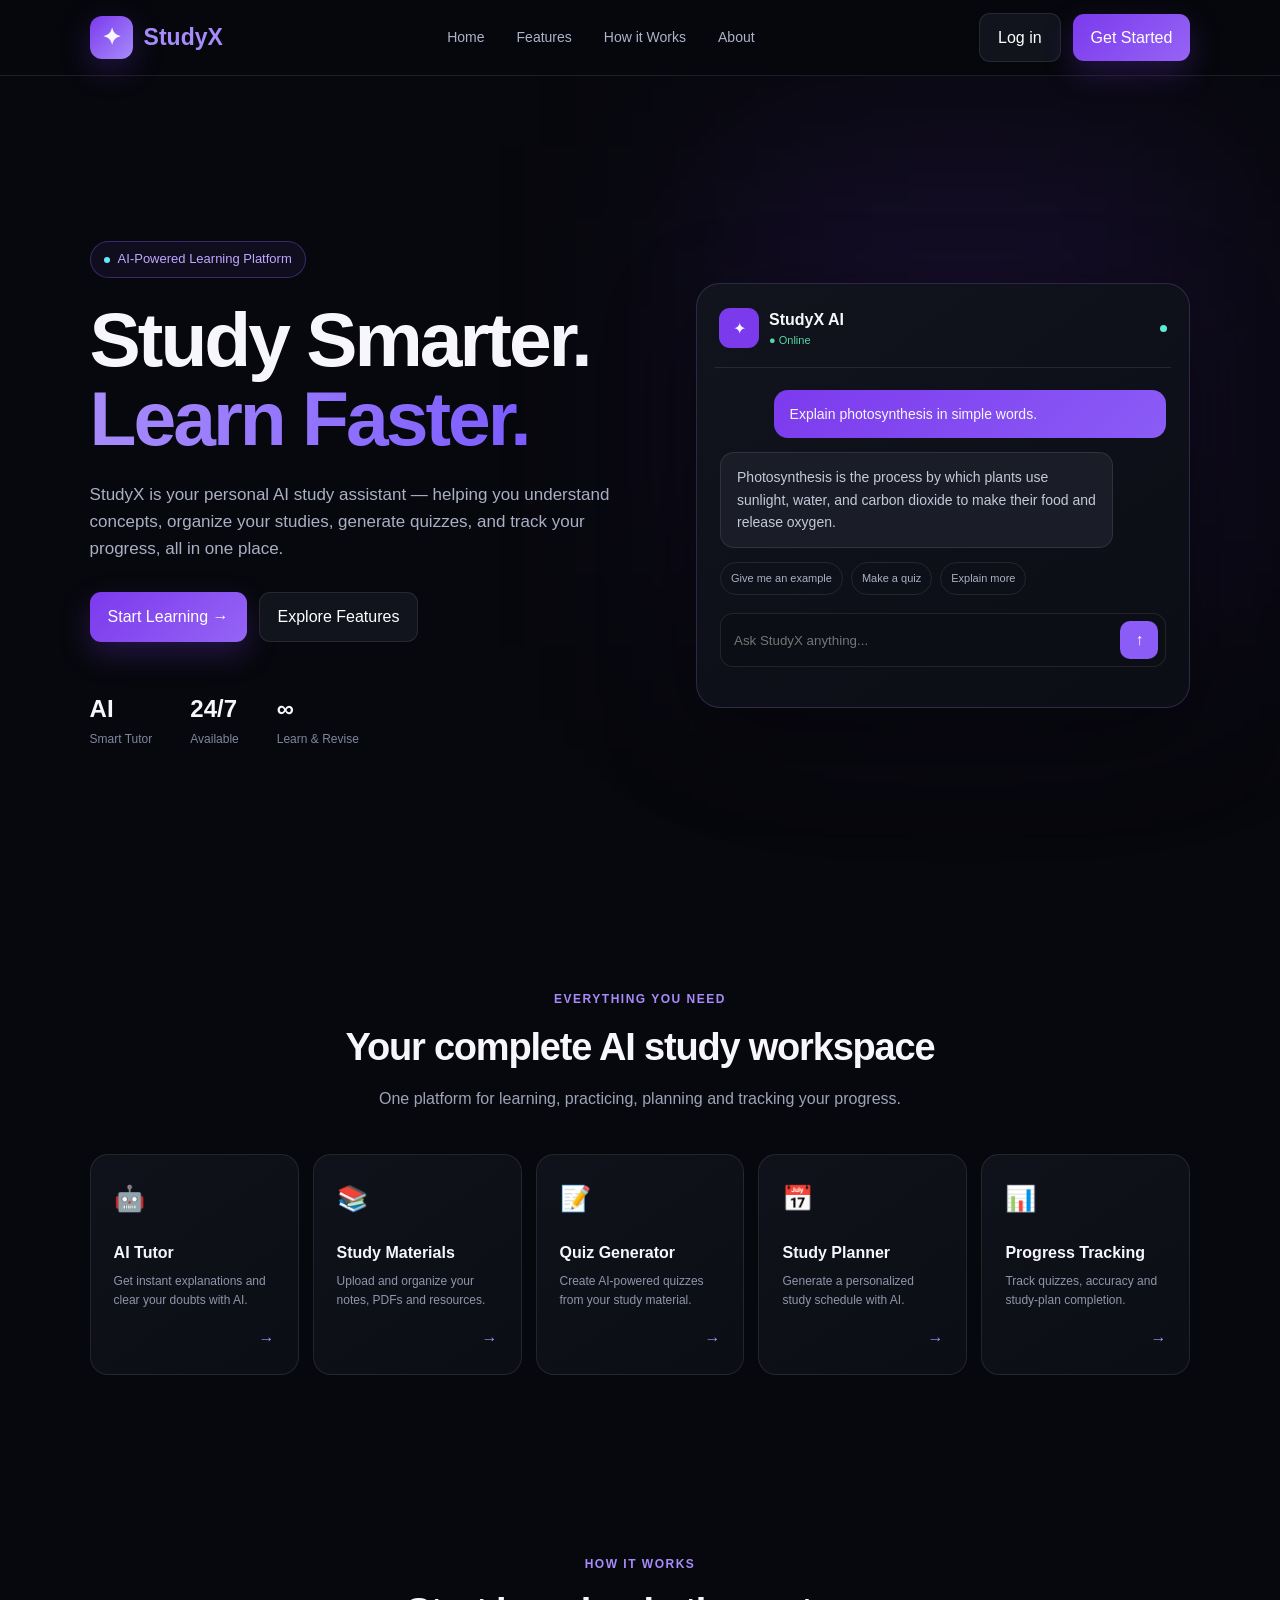
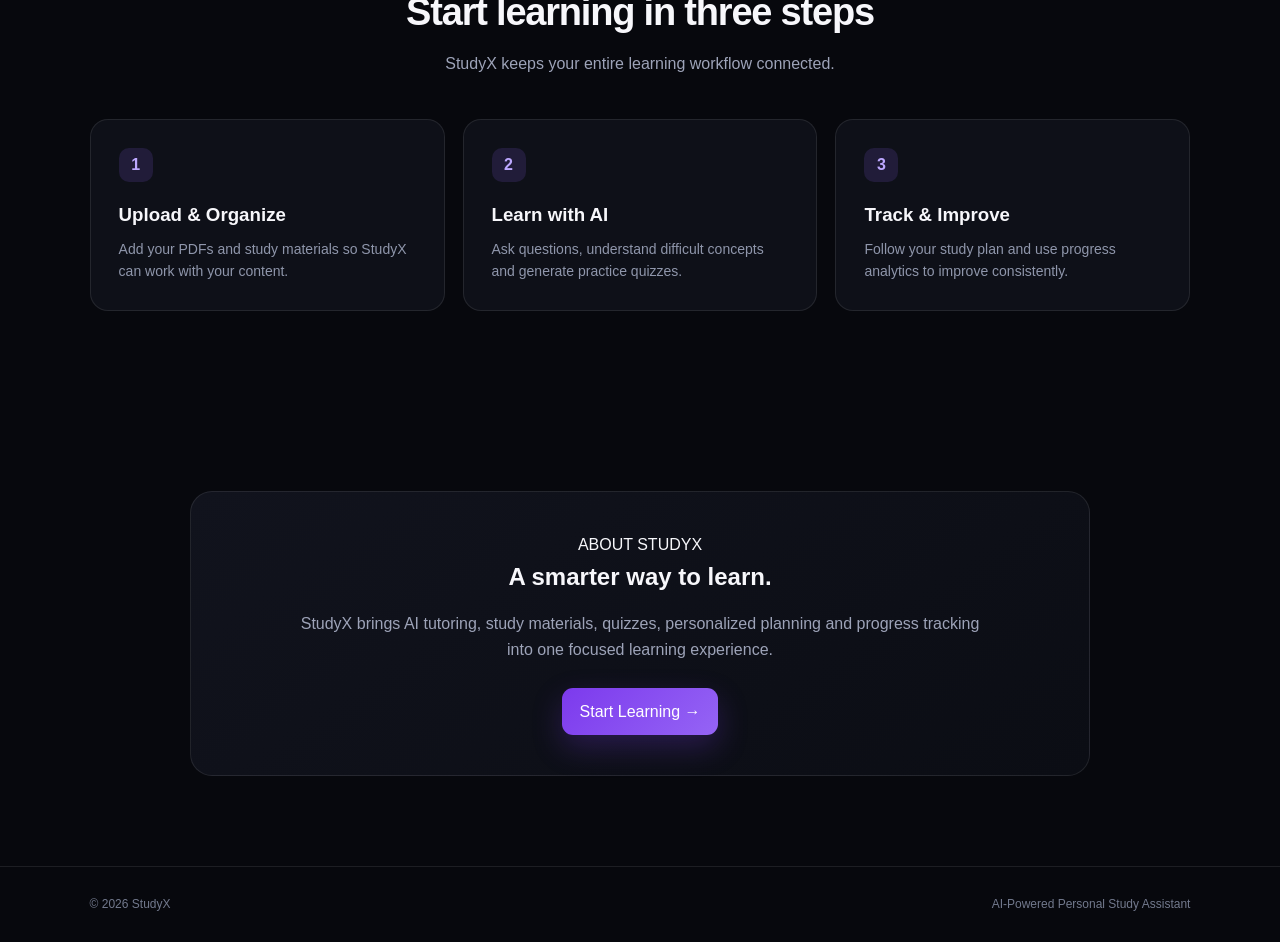
<file: frontend/index.html>
<!DOCTYPE html>
<html lang="en">
<head>
<meta charset="UTF-8">
<meta name="viewport" content="width=device-width, initial-scale=1.0">
<title>StudyX | AI-Powered Learning</title>

<style>
*{box-sizing:border-box;margin:0;padding:0}
html{scroll-behavior:smooth}
body{
    font-family:Inter,Segoe UI,Arial,sans-serif;
    background:#07080d;
    color:#f7f7fb;
    line-height:1.6;
}
a{text-decoration:none;color:inherit}
button{font:inherit;cursor:pointer}

:root{
    --purple:#8b5cf6;
    --purple2:#a78bfa;
    --border:rgba(255,255,255,.09);
    --muted:#9da3b8;
    --card:#10121b;
}

.navbar{
    position:sticky;top:0;z-index:100;
    height:76px;
    display:flex;align-items:center;justify-content:space-between;
    padding:0 7%;
    background:rgba(7,8,13,.82);
    backdrop-filter:blur(18px);
    border-bottom:1px solid var(--border);
}
.logo{display:flex;align-items:center;gap:11px;font-size:23px;font-weight:800}
.logo-icon{
    width:43px;height:43px;border-radius:12px;
    display:grid;place-items:center;
    background:linear-gradient(135deg,#7c3aed,#a78bfa);
    box-shadow:0 10px 30px rgba(124,58,237,.25);
}
.logo span:last-child{color:#a78bfa}

.nav-links{display:flex;gap:32px;align-items:center}
.nav-links a{color:#aeb4c8;font-size:14px;transition:.2s}
.nav-links a:hover{color:#fff}

.nav-actions{display:flex;gap:12px;align-items:center}
.btn{
    border:1px solid var(--border);
    border-radius:11px;padding:11px 18px;
    background:#11131d;color:#fff;
    transition:.2s;display:inline-flex;align-items:center;justify-content:center;gap:8px;
}
.btn:hover{transform:translateY(-2px);border-color:rgba(167,139,250,.45)}
.btn-primary{
    background:linear-gradient(135deg,#7c3aed,#9564f5);
    border:none;box-shadow:0 12px 30px rgba(124,58,237,.25);
}
.btn-primary:hover{box-shadow:0 16px 38px rgba(124,58,237,.35)}

.hero{
    min-height:calc(100vh - 76px);
    padding:80px 7% 65px;
    display:grid;grid-template-columns:1.05fr .95fr;
    gap:60px;align-items:center;
    position:relative;overflow:hidden;
}
.hero:before{
    content:"";position:absolute;width:500px;height:500px;
    background:rgba(124,58,237,.13);filter:blur(110px);
    top:70px;right:5%;pointer-events:none;
}
.badge{
    display:inline-flex;align-items:center;gap:8px;
    padding:7px 13px;border:1px solid rgba(139,92,246,.35);
    border-radius:999px;color:#bda8ff;background:rgba(139,92,246,.07);
    font-size:13px;margin-bottom:22px;
}
.badge i{width:6px;height:6px;border-radius:50%;background:#67e8f9}
h1{
    font-size:clamp(48px,6vw,78px);
    line-height:1.02;letter-spacing:-3px;
    max-width:720px;
}
.gradient-text{
    background:linear-gradient(90deg,#a78bfa,#7c5cff);
    -webkit-background-clip:text;background-clip:text;color:transparent;
}
.hero-copy{
    color:#aab0c4;font-size:17px;max-width:650px;
    margin:24px 0 30px;
}
.hero-actions{display:flex;gap:12px;flex-wrap:wrap}
.stats{display:flex;gap:38px;margin-top:48px;flex-wrap:wrap}
.stat strong{font-size:24px}
.stat span{display:block;color:#7f879e;font-size:12px;margin-top:2px}

.ai-preview{
    position:relative;
    border:1px solid rgba(167,139,250,.2);
    background:linear-gradient(145deg,#11131d,#0c0e16);
    border-radius:24px;padding:18px;
    box-shadow:0 30px 90px rgba(0,0,0,.45);
}
.ai-top{display:flex;align-items:center;justify-content:space-between;padding:5px 4px 17px;border-bottom:1px solid var(--border)}
.ai-brand{display:flex;align-items:center;gap:10px}
.ai-icon{
    width:40px;height:40px;border-radius:11px;
    display:grid;place-items:center;background:#7c3aed;
}
.ai-brand small{display:block;color:#55d6a7;font-size:11px}
.online{width:7px;height:7px;background:#5eead4;border-radius:50%}
.chat{padding:22px 5px}
.msg{padding:13px 16px;border-radius:14px;margin-bottom:14px;font-size:14px;max-width:88%}
.user-msg{margin-left:auto;background:linear-gradient(135deg,#7c3aed,#8b5cf6)}
.ai-msg{background:#1a1d28;border:1px solid var(--border);color:#c4c9d9}
.chips{display:flex;gap:8px;flex-wrap:wrap;margin:12px 0 18px}
.chip{font-size:11px;padding:7px 10px;border:1px solid var(--border);border-radius:999px;color:#aab0c4}
.chat-input{
    display:flex;gap:8px;padding:7px 7px 7px 13px;
    border:1px solid var(--border);border-radius:13px;background:#0c0e15;
}
.chat-input input{flex:1;background:none;border:0;outline:0;color:#fff}
.chat-input button{
    width:38px;height:38px;border:0;border-radius:10px;
    background:#8b5cf6;color:#fff;
}

section{scroll-margin-top:90px}
.section{padding:90px 7%}
.section-head{text-align:center;max-width:680px;margin:0 auto 42px}
.section-head .eyebrow{color:#a78bfa;font-size:12px;font-weight:700;letter-spacing:1.5px}
.section-head h2{font-size:38px;letter-spacing:-1.2px;margin:8px 0}
.section-head p{color:var(--muted)}

.features{
    display:grid;grid-template-columns:repeat(5,1fr);gap:14px;
}
.feature{
    min-height:190px;padding:23px;border:1px solid var(--border);
    border-radius:18px;background:linear-gradient(145deg,#10121b,#0c0e15);
    transition:.25s;cursor:pointer;
}
.feature:hover{transform:translateY(-6px);border-color:rgba(167,139,250,.3)}
.feature-icon{font-size:25px;margin-bottom:22px}
.feature h3{font-size:16px;margin-bottom:7px}
.feature p{font-size:12px;color:#8f96ab}
.feature .arrow{display:block;text-align:right;color:#a78bfa;margin-top:15px}

.how-grid{
    display:grid;grid-template-columns:repeat(3,1fr);gap:18px;
}
.step{
    padding:28px;border:1px solid var(--border);border-radius:18px;background:#0e1018;
}
.step-num{
    width:34px;height:34px;border-radius:10px;background:rgba(139,92,246,.15);
    color:#bda8ff;display:grid;place-items:center;font-weight:700;margin-bottom:18px;
}
.step h3{margin-bottom:8px}
.step p{color:#8f96ab;font-size:14px}

.about-box{
    max-width:900px;margin:auto;padding:40px;
    border:1px solid var(--border);border-radius:22px;
    background:linear-gradient(145deg,#11131d,#0b0d14);
    text-align:center;
}
.about-box p{color:#9da3b8;margin:15px auto 25px;max-width:700px}

footer{
    padding:28px 7%;border-top:1px solid var(--border);
    display:flex;justify-content:space-between;gap:20px;
    color:#72798d;font-size:12px;
}

@media(max-width:1000px){
    .hero{grid-template-columns:1fr;padding-top:60px}
    .features{grid-template-columns:repeat(2,1fr)}
    .nav-links{display:none}
}
@media(max-width:600px){
    .navbar{padding:0 5%}
    .nav-actions .btn:first-child{display:none}
    .hero,.section{padding-left:5%;padding-right:5%}
    h1{font-size:48px;letter-spacing:-2px}
    .stats{gap:22px}
    .features,.how-grid{grid-template-columns:1fr}
    footer{flex-direction:column}
}
</style>
</head>

<body>

<header class="navbar">
    <a class="logo" href="index.html">
        <span class="logo-icon">✦</span>
        <span>Study<span>X</span></span>
    </a>

    <nav class="nav-links">
        <a href="#home">Home</a>
        <a href="#features">Features</a>
        <a href="#how-it-works">How it Works</a>
        <a href="#about">About</a>
    </nav>

    <div class="nav-actions">
        <a class="btn" href="login.html">Log in</a>
        <button class="btn btn-primary" onclick="startLearning()">Get Started</button>
    </div>
</header>

<main>

<section class="hero" id="home">
    <div>
        <div class="badge"><i></i> AI-Powered Learning Platform</div>

        <h1>
            Study Smarter.<br>
            <span class="gradient-text">Learn Faster.</span>
        </h1>

        <p class="hero-copy">
            StudyX is your personal AI study assistant — helping you understand
            concepts, organize your studies, generate quizzes, and track your
            progress, all in one place.
        </p>

        <div class="hero-actions">
            <button class="btn btn-primary" onclick="startLearning()">Start Learning →</button>
            <a class="btn" href="#features">Explore Features</a>
        </div>

        <div class="stats">
            <div class="stat"><strong>AI</strong><span>Smart Tutor</span></div>
            <div class="stat"><strong>24/7</strong><span>Available</span></div>
            <div class="stat"><strong>∞</strong><span>Learn & Revise</span></div>
        </div>
    </div>

    <div class="ai-preview">
        <div class="ai-top">
            <div class="ai-brand">
                <div class="ai-icon">✦</div>
                <div><strong>StudyX AI</strong><small>● Online</small></div>
            </div>
            <span class="online"></span>
        </div>

        <div class="chat">
            <div class="msg user-msg">Explain photosynthesis in simple words.</div>
            <div class="msg ai-msg">
                Photosynthesis is the process by which plants use sunlight,
                water, and carbon dioxide to make their food and release oxygen.
            </div>

            <div class="chips">
                <span class="chip">Give me an example</span>
                <span class="chip">Make a quiz</span>
                <span class="chip">Explain more</span>
            </div>

            <div class="chat-input">
                <input id="previewInput" placeholder="Ask StudyX anything...">
                <button onclick="openTutor()">↑</button>
            </div>
        </div>
    </div>
</section>

<section class="section" id="features">
    <div class="section-head">
        <div class="eyebrow">EVERYTHING YOU NEED</div>
        <h2>Your complete AI study workspace</h2>
        <p>One platform for learning, practicing, planning and tracking your progress.</p>
    </div>

    <div class="features">
        <div class="feature" onclick="openModule('ai-tutor.html')">
            <div class="feature-icon">🤖</div>
            <h3>AI Tutor</h3>
            <p>Get instant explanations and clear your doubts with AI.</p>
            <span class="arrow">→</span>
        </div>

        <div class="feature" onclick="openModule('study-materials.html')">
            <div class="feature-icon">📚</div>
            <h3>Study Materials</h3>
            <p>Upload and organize your notes, PDFs and resources.</p>
            <span class="arrow">→</span>
        </div>

        <div class="feature" onclick="openModule('quiz.html')">
            <div class="feature-icon">📝</div>
            <h3>Quiz Generator</h3>
            <p>Create AI-powered quizzes from your study material.</p>
            <span class="arrow">→</span>
        </div>

        <div class="feature" onclick="openModule('study-planner.html')">
            <div class="feature-icon">📅</div>
            <h3>Study Planner</h3>
            <p>Generate a personalized study schedule with AI.</p>
            <span class="arrow">→</span>
        </div>

        <div class="feature" onclick="openModule('progress.html')">
            <div class="feature-icon">📊</div>
            <h3>Progress Tracking</h3>
            <p>Track quizzes, accuracy and study-plan completion.</p>
            <span class="arrow">→</span>
        </div>
    </div>
</section>

<section class="section" id="how-it-works">
    <div class="section-head">
        <div class="eyebrow">HOW IT WORKS</div>
        <h2>Start learning in three steps</h2>
        <p>StudyX keeps your entire learning workflow connected.</p>
    </div>

    <div class="how-grid">
        <div class="step">
            <div class="step-num">1</div>
            <h3>Upload & Organize</h3>
            <p>Add your PDFs and study materials so StudyX can work with your content.</p>
        </div>
        <div class="step">
            <div class="step-num">2</div>
            <h3>Learn with AI</h3>
            <p>Ask questions, understand difficult concepts and generate practice quizzes.</p>
        </div>
        <div class="step">
            <div class="step-num">3</div>
            <h3>Track & Improve</h3>
            <p>Follow your study plan and use progress analytics to improve consistently.</p>
        </div>
    </div>
</section>

<section class="section" id="about">
    <div class="about-box">
        <div class="eyebrow">ABOUT STUDYX</div>
        <h2>A smarter way to learn.</h2>
        <p>
            StudyX brings AI tutoring, study materials, quizzes, personalized
            planning and progress tracking into one focused learning experience.
        </p>
        <button class="btn btn-primary" onclick="startLearning()">Start Learning →</button>
    </div>
</section>

</main>

<footer>
    <span>© 2026 StudyX</span>
    <span>AI-Powered Personal Study Assistant</span>
</footer>

<script>
function isLoggedIn(){
    try{
        return !!JSON.parse(localStorage.getItem("studyxUser"));
    }catch(e){
        return false;
    }
}

function startLearning(){
    window.location.href = isLoggedIn() ? "dashboard.html" : "login.html";
}

function openTutor(){
    window.location.href = isLoggedIn() ? "ai-tutor.html" : "login.html";
}

function openModule(page){
    window.location.href = isLoggedIn() ? page : "login.html";
}

document.getElementById("previewInput").addEventListener("keydown", function(e){
    if(e.key === "Enter"){
        e.preventDefault();
        openTutor();
    }
});
</script>

</body>
</html>
</file>
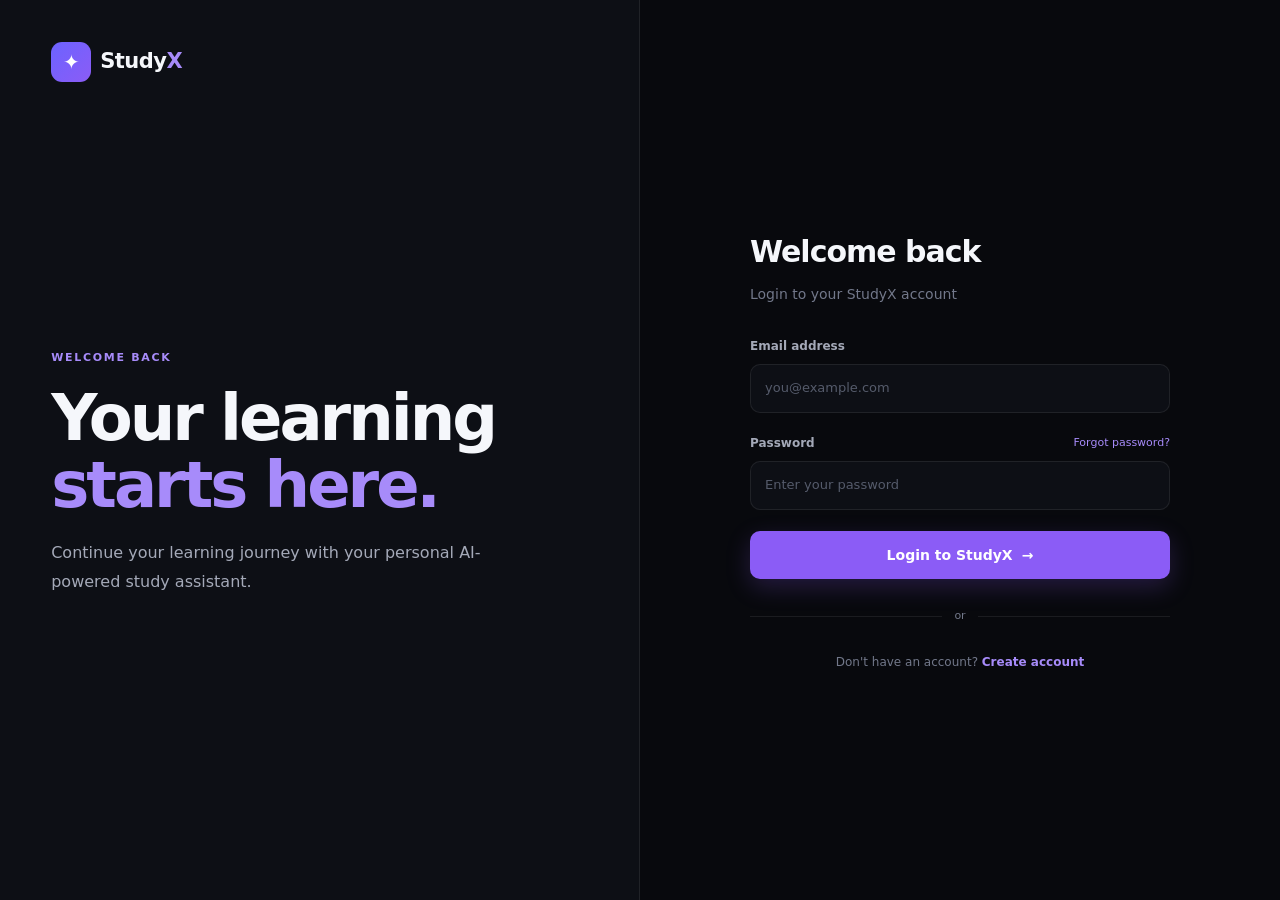
<file: frontend/ai-tutor.html>
<!DOCTYPE html>
<html lang="en">

<head>
    <meta charset="UTF-8">
    <meta name="viewport" content="width=device-width, initial-scale=1.0">

    <title>AI Tutor | StudyX</title>

    <link rel="stylesheet" href="style.css">
</head>

<body class="dashboard-page">

    <!-- SIDEBAR -->
    <aside class="sidebar">

        <a href="dashboard.html" class="logo">
            <span class="logo-icon">✦</span>
            <span>Study<span>X</span></span>
        </a>
<nav class="sidebar-nav">

    <a href="dashboard.html" class="nav-item">
        <span>🏠</span>
        <span>Dashboard</span>
    </a>

    <a href="ai-tutor.html" class="nav-item active">
        <span>🤖</span>
        <span>AI Tutor</span>
    </a>

    <a href="study-materials.html" class="nav-item">
        <span>📚</span>
        <span>Study Materials</span>
    </a>

    <a href="quiz.html" class="nav-item">
        <span>📝</span>
        <span>Quiz Generator</span>
    </a>
    

    <a href="study-planner.html" class="nav-item">
        <span>📅</span>
        <span>Study Planner</span>
    </a>

    <a href="progress.html" class="nav-item">
        <span>📊</span>
        <span>Progress</span>
    </a>

</nav>

        <div class="sidebar-bottom">

            <a href="#" class="nav-item">
                <span>⚙</span>
                Settings
            </a>

            <button id="logoutBtn" class="logout-btn">
                <span>↪</span>
                Logout
            </button>

        </div>

    </aside>


    <!-- MAIN -->
    <main class="dashboard-main ai-tutor-main">

        <!-- HEADER -->
        <header class="dashboard-header">

            <div>

                <span class="section-label">
                    AI LEARNING
                </span>

                <h1>
                    AI Tutor
                </h1>

                <p>
                    Ask questions, understand concepts and learn smarter.
                </p>

            </div>

            <div class="user-profile">

                <div class="profile-avatar" id="userAvatar">
                    S
                </div>

                <div>

                    <strong id="profileName">
                        Student
                    </strong>

                    <small id="profileEmail">
                        student@example.com
                    </small>

                </div>

            </div>

        </header>


        <!-- AI CHAT -->
        <section class="ai-tutor-container">

            <!-- CHAT HEADER -->
            <div class="chat-header">

                <div class="chat-ai-info">

                    <div class="chat-ai-icon">
                        ✦
                    </div>

                    <div>

                        <h2>
                            StudyX AI
                        </h2>

                        <span>
                            ● Online
                        </span>

                    </div>

                </div>

                <button
                    class="new-chat-btn"
                    id="newChatBtn"
                >
                    + New Chat
                </button>

            </div>


            <!-- MESSAGES -->
            <div
                class="chat-messages"
                id="chatMessages"
            >

            </div>


            <!-- INPUT -->
            <div class="chat-input-area">

                <div class="chat-input-wrapper">

                    <textarea
                        id="chatInput"
                        placeholder="Ask StudyX AI anything..."
                        rows="1"
                    ></textarea>

                    <button
                        id="sendMessageBtn"
                        class="send-message-btn"
                    >
                        ↑
                    </button>

                </div>

                <div class="input-footer">

                    <span>
                        StudyX AI can make mistakes. Verify important information.
                    </span>

                    <span>
                        Enter ↵ to send
                    </span>

                </div>

            </div>

        </section>

    </main>


   <script>
const API_URL = "http://127.0.0.1:8000";

// ================= USER =================
let user = null;
try {
    user = JSON.parse(localStorage.getItem("studyxUser"));
} catch (e) {
    user = null;
}

if (!user || !user.email) {
    window.location.href = "login.html";
    throw new Error("User is not logged in.");
}

// Show logged-in user
const profileName = document.getElementById("profileName");
const profileEmail = document.getElementById("profileEmail");
const userAvatar = document.getElementById("userAvatar");

if (profileName) profileName.textContent = user.name || "Student";
if (profileEmail) profileEmail.textContent = user.email;
if (userAvatar) userAvatar.textContent = (user.name || "S").charAt(0).toUpperCase();

// ================= ELEMENTS =================
const chatInput = document.getElementById("chatInput");
const chatContainer = document.getElementById("chatMessages");
const sendButton = document.getElementById("sendMessageBtn");
const newChatButton = document.getElementById("newChatBtn");

const historyKey = "studyxChatHistory_" + user.email;
let chatHistory = JSON.parse(localStorage.getItem(historyKey) || "[]");
let isThinking = false;

// ================= HELPERS =================
function escapeHTML(text) {
    const div = document.createElement("div");
    div.textContent = String(text ?? "");
    return div.innerHTML;
}

function saveChat() {
    localStorage.setItem(historyKey, JSON.stringify(chatHistory));
}

function scrollChat() {
    if (chatContainer) chatContainer.scrollTop = chatContainer.scrollHeight;
}

function addMessage(text, type = "ai", save = false) {
    if (!chatContainer) return null;

    const message = document.createElement("div");
    message.className = type === "user" ? "message user-message" : "message ai-message";
    message.innerHTML = `
        <div class="message-content">
            ${escapeHTML(text).replace(/\n/g, "<br>")}
        </div>
    `;
    chatContainer.appendChild(message);
    scrollChat();

    if (save) {
        chatHistory.push({ type, text });
        saveChat();
    }

    return message;
}

function showWelcome() {
    if (!chatContainer || chatContainer.children.length) return;

    const box = document.createElement("div");
    box.className = "studyx-welcome";
    box.innerHTML = `
        <div class="welcome-icon">✦</div>
        <h2>How can I help you study?</h2>
        <p>Ask StudyX AI a question, explain a concept, or learn from your uploaded PDFs.</p>
        <div class="quick-prompts">
            <button type="button" data-prompt="Explain this topic in simple words">Explain simply</button>
            <button type="button" data-prompt="Give me a real-world example of this topic">Give an example</button>
            <button type="button" data-prompt="Create 5 quiz questions about this topic">Make a quiz</button>
            <button type="button" data-prompt="Explain this topic in detail with important points">Explain in detail</button>
        </div>
    `;
    chatContainer.appendChild(box);

    box.querySelectorAll("[data-prompt]").forEach(button => {
        button.addEventListener("click", () => {
            chatInput.value = button.dataset.prompt;
            chatInput.focus();
        });
    });
}

function removeWelcome() {
    const welcome = chatContainer?.querySelector(".studyx-welcome");
    if (welcome) welcome.remove();
}

function showTyping() {
    const message = document.createElement("div");
    message.className = "message ai-message typing-message";
    message.innerHTML = `
        <div class="message-content">
            <span class="typing-dot">●</span>
            <span class="typing-dot">●</span>
            <span class="typing-dot">●</span>
            <span style="margin-left:8px;opacity:.65">StudyX AI is thinking...</span>
        </div>
    `;
    chatContainer.appendChild(message);
    scrollChat();
    return message;
}

function showSources(sources) {
    if (!sources || !sources.length) return;

    const names = [...new Set(sources.map(s => s.filename).filter(Boolean))];
    if (!names.length) return;

    const source = document.createElement("div");
    source.className = "message ai-message source-message";
    source.innerHTML = `<div class="message-content">📚 <strong>Source:</strong> ${escapeHTML(names.join(", "))}</div>`;
    chatContainer.appendChild(source);
    scrollChat();
}

// ================= AI REQUEST =================
async function askAI(question) {
    const response = await fetch(`${API_URL}/ai/chat`, {
        method: "POST",
        headers: { "Content-Type": "application/json" },
        body: JSON.stringify({
            message: question,
            email: user.email
        })
    });

    let data = {};
    try { data = await response.json(); } catch (e) {}

    if (!response.ok) {
        throw new Error(data.detail || "AI request failed.");
    }

    return data;
}

// ================= SEND =================
async function sendQuestion() {
    if (!chatInput || !sendButton || isThinking) return;

    const question = chatInput.value.trim();
    if (!question) return;

    isThinking = true;
    removeWelcome();

    addMessage(question, "user", true);
    chatInput.value = "";
    chatInput.style.height = "auto";
    sendButton.disabled = true;
    sendButton.style.opacity = ".55";

    const typing = showTyping();

    try {
        const data = await askAI(question);
        if (typing) typing.remove();

        const answer = data.answer || "Sorry, I couldn't generate an answer.";
        addMessage(answer, "ai", true);
        showSources(data.mode === "rag" ? data.sources : []);
    } catch (error) {
        console.error("StudyX AI Error:", error);
        if (typing) typing.remove();
        addMessage("❌ AI se connection nahi ho paaya. Please make sure the StudyX backend and Ollama are running.", "ai");
    } finally {
        isThinking = false;
        sendButton.disabled = false;
        sendButton.style.opacity = "1";
        chatInput.focus();
        scrollChat();
    }
}

// ================= BUTTON =================
if (sendButton) {
    sendButton.addEventListener("click", function(e) {
        e.preventDefault();
        sendQuestion();
    });
}

// ================= ENTER =================
if (chatInput) {
    chatInput.addEventListener("keydown", function(e) {
        if (e.key === "Enter" && !e.shiftKey) {
            e.preventDefault();
            sendQuestion();
        }
    });

    chatInput.addEventListener("input", function() {
        this.style.height = "auto";
        this.style.height = Math.min(this.scrollHeight, 150) + "px";
    });
}

// ================= NEW CHAT =================
if (newChatButton) {
    newChatButton.addEventListener("click", function() {
        if (isThinking) return;

        chatHistory = [];
        localStorage.removeItem(historyKey);
        chatContainer.innerHTML = "";
        showWelcome();
        chatInput.value = "";
        chatInput.focus();
    });
}

// ================= LOGOUT =================
const logoutButtons = document.querySelectorAll("#logoutBtn, .logout-btn");
logoutButtons.forEach(button => {
    button.addEventListener("click", function() {
        localStorage.removeItem("studyxUser");
        window.location.href = "login.html";
    });
});

// ================= EXTRA UI =================
const style = document.createElement("style");
style.textContent = `
.studyx-welcome{text-align:center;padding:42px 22px;color:#aab0c4}
.welcome-icon{width:48px;height:48px;margin:0 auto 14px;border-radius:14px;display:grid;place-items:center;background:linear-gradient(135deg,#7c3aed,#9b7cff);color:white;font-size:22px}
.studyx-welcome h2{color:#fff;font-size:22px;margin-bottom:7px}
.studyx-welcome p{max-width:550px;margin:0 auto 20px;font-size:13px}
.quick-prompts{display:flex;justify-content:center;gap:8px;flex-wrap:wrap}
.quick-prompts button{border:1px solid rgba(255,255,255,.1);background:#11131d;color:#b8bdd0;border-radius:999px;padding:8px 12px;font-size:12px}
.quick-prompts button:hover{border-color:#8b5cf6;color:#fff}
.typing-dot{font-size:8px;opacity:.45;animation:studyxBlink 1.1s infinite}
.typing-dot:nth-child(2){animation-delay:.18s}.typing-dot:nth-child(3){animation-delay:.36s}
@keyframes studyxBlink{50%{opacity:1}}
.source-message{opacity:.8;font-size:12px}
`;
document.head.appendChild(style);

// ================= LOAD HISTORY =================
if (chatHistory.length) {
    chatHistory.forEach(item => addMessage(item.text, item.type, false));
} else {
    showWelcome();
}
</script>
</body>

</html>
</file>
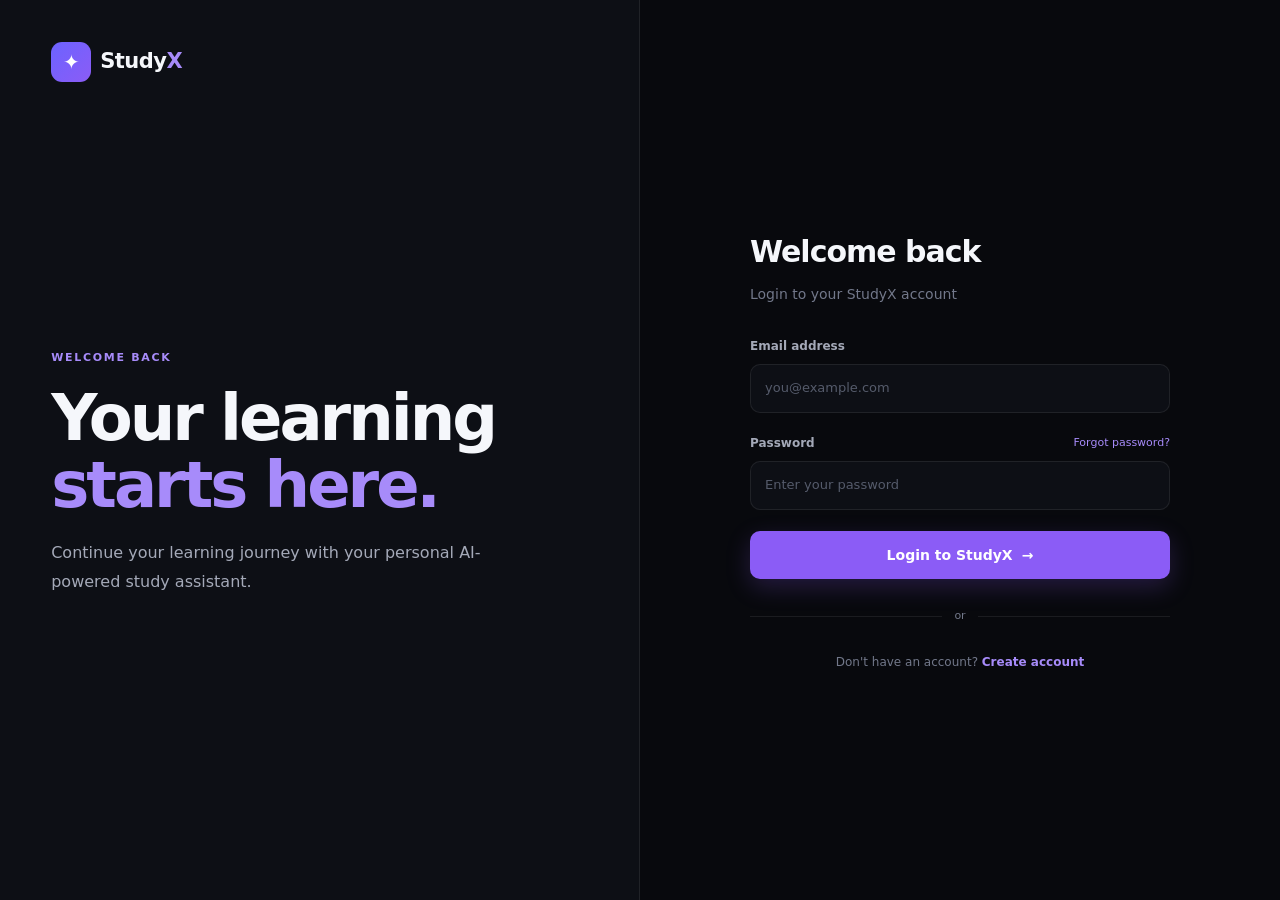
<file: frontend/dashboard.html>
<!DOCTYPE html>
<html lang="en">

<head>

    <meta charset="UTF-8">
    <meta name="viewport" content="width=device-width, initial-scale=1.0">

    <title>Dashboard | StudyX</title>

    <link rel="stylesheet" href="style.css">

</head>


<body class="dashboard-page">


    <!-- =====================================================
         SIDEBAR
    ====================================================== -->

    <aside class="sidebar">

        <a href="index.html" class="logo">

            <span class="logo-icon">✦</span>

            <span>
                Study<span>X</span>
            </span>

        </a>


        <nav class="sidebar-nav">

            <a href="dashboard.html" class="nav-item active">
                <span>⌂</span>
                Dashboard
            </a>


            <a href="ai-tutor.html" class="nav-item">
                <span>🤖</span>
                AI Tutor
            </a>


            <a href="study-materials.html" class="nav-item">
                <span>📚</span>
                Study Materials
            </a>


            <a href="quiz.html" class="nav-item">
                <span>📝</span>
                Quiz Generator
            </a>


            <a href="study-planner.html" class="nav-item">
                <span>📅</span>
                Study Planner
            </a>


            <a href="#progressSection" class="nav-item">
                <span>📊</span>
                Progress
            </a>

        </nav>


        <div class="sidebar-bottom">
<a href="settings.html"
   class="nav-item"
   onclick="window.location.href='settings.html'; return false;">
    <span>⚙</span>
    Settings
</a>


            <button id="logoutBtn" class="logout-btn">

                <span>↪</span>

                Logout

            </button>

        </div>

    </aside>



    <!-- =====================================================
         MAIN CONTENT
    ====================================================== -->

    <main class="dashboard-main">


        <!-- =================================================
             HEADER
        ================================================== -->

        <header class="dashboard-header">

            <div>

                <span class="section-label">
                    STUDYX DASHBOARD
                </span>


                <h1>

                    Welcome back,
                    <span id="userName">Student</span> 👋

                </h1>


                <p>
                    Continue your learning journey and stay on track.
                </p>

            </div>


            <div class="user-profile">

                <div
                    class="profile-avatar"
                    id="userAvatar">

                    S

                </div>


                <div>

                    <strong id="profileName">
                        Student
                    </strong>


                    <small id="profileEmail">
                        student@example.com
                    </small>

                </div>

            </div>

        </header>



        <!-- =================================================
             QUICK STATS
        ================================================== -->

        <section class="stats-grid">


            <!-- MATERIALS -->

            <div class="stat-card">

                <div class="stat-icon">
                    📚
                </div>


                <div>

                    <span>
                        Study Materials
                    </span>


                    <strong id="materialsCount">
                        0
                    </strong>

                </div>

            </div>



            <!-- QUIZZES -->

            <div class="stat-card">

                <div class="stat-icon">
                    📝
                </div>


                <div>

                    <span>
                        Quizzes Completed
                    </span>


                    <strong id="quizCount">
                        0
                    </strong>

                </div>

            </div>



            <!-- STREAK -->

            <div class="stat-card">

                <div class="stat-icon">
                    🔥
                </div>


                <div>

                    <span>
                        Study Streak
                    </span>


                    <strong id="streakCount">
                        0 days
                    </strong>

                </div>

            </div>



            <!-- PROGRESS -->

            <div class="stat-card">

                <div class="stat-icon">
                    🎯
                </div>


                <div>

                    <span>
                        Average Progress
                    </span>


                    <strong id="progressCount">
                        0%
                    </strong>

                </div>

            </div>

        </section>



        <!-- =================================================
             QUIZ PERFORMANCE
        ================================================== -->

        <section
            class="dashboard-section"
            id="progressSection">


            <div class="section-heading">

                <div>

                    <span class="section-label">
                        PERFORMANCE
                    </span>


                    <h2>
                        Your Learning Progress
                    </h2>


                    <p>
                        Track your quiz performance and learning progress.
                    </p>

                </div>

            </div>



            <div class="ai-card">


                <div class="ai-card-icon">
                    📊
                </div>


                <div style="width:100%;">

                    <h3>
                        Overall Performance
                    </h3>


                    <p id="performanceText">
                        Complete a quiz to start tracking your performance.
                    </p>


                    <div
                        style="
                        width:100%;
                        height:10px;
                        background:rgba(255,255,255,0.08);
                        border-radius:20px;
                        margin-top:18px;
                        overflow:hidden;
                        ">

                        <div
                            id="progressBar"
                            style="
                            width:0%;
                            height:100%;
                            border-radius:20px;
                            background:linear-gradient(90deg,#7c5cff,#9b7cff);
                            transition:width .5s ease;
                            ">
                        </div>

                    </div>

                </div>

            </div>

        </section>



        <!-- =================================================
             STUDY PLANNER PROGRESS
        ================================================== -->

        <section class="dashboard-section">


            <div class="section-heading">

                <div>

                    <span class="section-label">
                        STUDY PLANNER
                    </span>


                    <h2>
                        Your Study Plan Progress
                    </h2>


                    <p>
                        Track your completed and pending study tasks.
                    </p>

                </div>


                <button
                    class="btn btn-primary"
                    onclick="window.location.href='study-planner.html'">

                    View Study Plan →

                </button>

            </div>



            <div class="ai-card">

                <div class="ai-card-icon">
                    📅
                </div>


                <div style="width:100%;">

                    <h3>

                        <span id="plannerProgressPercent">
                            0%
                        </span>

                        Completed

                    </h3>


                    <p id="plannerProgressText">
                        No study plan available yet.
                    </p>


                    <!-- PLANNER PROGRESS BAR -->

                    <div
                        style="
                        width:100%;
                        height:10px;
                        background:rgba(255,255,255,0.08);
                        border-radius:20px;
                        margin-top:18px;
                        overflow:hidden;
                        ">

                        <div
                            id="plannerProgressBar"
                            style="
                            width:0%;
                            height:100%;
                            border-radius:20px;
                            background:linear-gradient(90deg,#7c5cff,#9b7cff);
                            transition:width .5s ease;
                            ">
                        </div>

                    </div>



                    <!-- PLANNER STATS -->

                    <div
                        style="
                        display:grid;
                        grid-template-columns:repeat(3,1fr);
                        gap:15px;
                        margin-top:22px;
                        ">


                        <div>

                            <small style="opacity:.6;">
                                Total Tasks
                            </small>


                            <strong
                                id="plannerTotalTasks"
                                style="
                                display:block;
                                font-size:22px;
                                margin-top:5px;
                                ">

                                0

                            </strong>

                        </div>



                        <div>

                            <small style="opacity:.6;">
                                Completed
                            </small>


                            <strong
                                id="plannerCompletedTasks"
                                style="
                                display:block;
                                font-size:22px;
                                margin-top:5px;
                                ">

                                0

                            </strong>

                        </div>



                        <div>

                            <small style="opacity:.6;">
                                Pending
                            </small>


                            <strong
                                id="plannerPendingTasks"
                                style="
                                display:block;
                                font-size:22px;
                                margin-top:5px;
                                ">

                                0

                            </strong>

                        </div>


                    </div>

                </div>

            </div>

        </section>



        <!-- =================================================
             AI TUTOR
        ================================================== -->

        <section class="dashboard-section">

            <div class="section-heading">

                <div>

                    <span class="section-label">
                        AI LEARNING
                    </span>


                    <h2>
                        Your AI Study Assistant
                    </h2>


                    <p>
                        Ask questions, understand concepts and learn smarter.
                    </p>

                </div>


                <button
                    class="btn btn-primary"
                    onclick="window.location.href='ai-tutor.html'">

                    Open AI Tutor →

                </button>

            </div>



            <div class="ai-card">

                <div class="ai-card-icon">
                    ✦
                </div>


                <div>

                    <h3>
                        What do you want to learn today?
                    </h3>


                    <p>
                        StudyX AI can explain difficult topics,
                        summarize notes and help you prepare for exams.
                    </p>

                </div>

            </div>

        </section>



        <!-- =================================================
             QUICK ACTIONS
        ================================================== -->

        <section class="dashboard-section">


            <div class="section-heading">

                <div>

                    <span class="section-label">
                        QUICK ACTIONS
                    </span>


                    <h2>
                        Start Learning
                    </h2>

                </div>

            </div>



            <div class="action-grid">


                <!-- UPLOAD -->

                <div class="action-card">

                    <div class="action-icon">
                        📚
                    </div>


                    <h3>
                        Upload Notes
                    </h3>


                    <p>
                        Upload PDFs and study materials.
                    </p>


                    <button
                        onclick="window.location.href='study-materials.html'">

                        Upload →

                    </button>

                </div>



                <!-- QUIZ -->

                <div class="action-card">

                    <div class="action-icon">
                        📝
                    </div>


                    <h3>
                        Generate Quiz
                    </h3>


                    <p>
                        Create an AI-powered quiz from your notes.
                    </p>


                    <button
                        onclick="window.location.href='quiz.html'">

                        Create Quiz →

                    </button>

                </div>



                <!-- PLANNER -->

                <div class="action-card">

                    <div class="action-icon">
                        📅
                    </div>


                    <h3>
                        Study Planner
                    </h3>


                    <p>
                        Build a personalized study schedule.
                    </p>


                    <button
                        onclick="window.location.href='study-planner.html'">

                        Plan Study →

                    </button>

                </div>



                <!-- REVISION -->

                <div class="action-card">

                    <div class="action-icon">
                        🔄
                    </div>


                    <h3>
                        Smart Revision
                    </h3>


                    <p>
                        Revise topics based on your progress.
                    </p>


                    <button
                        onclick="window.location.href='quiz.html'">

                        Start Revision →

                    </button>

                </div>

            </div>

        </section>



        <!-- =================================================
             RECENT ACTIVITY
        ================================================== -->

        <section class="dashboard-section">


            <div class="section-heading">

                <div>

                    <span class="section-label">
                        ACTIVITY
                    </span>


                    <h2>
                        Recent Activity
                    </h2>

                </div>

            </div>



            <div
                id="activityContainer"
                class="empty-activity">

                <div class="empty-icon">
                    ✦
                </div>


                <h3>
                    No activity yet
                </h3>


                <p>
                    Complete a quiz to see your learning activity here.
                </p>

            </div>

        </section>


    </main>



    <!-- =====================================================
         JAVASCRIPT
    ====================================================== -->

    <script>

        const API_URL =
            "http://127.0.0.1:8000";



        // =================================================
        // GET USER
        // =================================================

        const storedUser =
            localStorage.getItem("studyxUser");


        if (!storedUser) {

            window.location.href =
                "login.html";

        }


        const user =
            JSON.parse(storedUser);



        // =================================================
        // USER INFORMATION
        // =================================================

        document.getElementById("userName")
            .textContent =
            user.name || "Student";


        document.getElementById("profileName")
            .textContent =
            user.name || "Student";


        document.getElementById("profileEmail")
            .textContent =
            user.email || "";


        document.getElementById("userAvatar")
            .textContent =
            (user.name || "S")
                .charAt(0)
                .toUpperCase();



        // =================================================
        // LOAD DASHBOARD DATA
        // =================================================

        async function loadDashboard() {

            try {


                // -----------------------------------------
                // LOAD MATERIALS
                // -----------------------------------------

                const materialsResponse =
                    await fetch(
                        `${API_URL}/materials?email=${encodeURIComponent(user.email)}`
                    );


                let materials = [];


                if (materialsResponse.ok) {

                    const materialData =
                        await materialsResponse.json();

                    materials =
                        materialData.materials || [];

                }


                document.getElementById(
                    "materialsCount"
                ).textContent =
                    materials.length;



                // -----------------------------------------
                // LOAD QUIZ PROGRESS
                // -----------------------------------------

                const progressResponse =
                    await fetch(
                        `${API_URL}/progress?email=${encodeURIComponent(user.email)}`
                    );


                let progress = [];


                if (progressResponse.ok) {

                    const progressData =
                        await progressResponse.json();

                    progress =
                        progressData.progress || [];

                }



                // -----------------------------------------
                // QUIZ COUNT
                // -----------------------------------------

                document.getElementById(
                    "quizCount"
                ).textContent =
                    progress.length;



                // -----------------------------------------
                // AVERAGE PROGRESS
                // -----------------------------------------

                let average = 0;


                if (progress.length > 0) {

                    const totalPercentage =
                        progress.reduce(
                            (sum, item) =>
                                sum +
                                Number(
                                    item.percentage || 0
                                ),
                            0
                        );


                    average =
                        Math.round(
                            totalPercentage /
                            progress.length
                        );

                }


                document.getElementById(
                    "progressCount"
                ).textContent =
                    `${average}%`;


                document.getElementById(
                    "progressBar"
                ).style.width =
                    `${average}%`;



                // -----------------------------------------
                // PERFORMANCE MESSAGE
                // -----------------------------------------

                const performanceText =
                    document.getElementById(
                        "performanceText"
                    );


                if (progress.length === 0) {

                    performanceText.textContent =
                        "Complete your first quiz to start tracking your performance.";

                } else if (average >= 80) {

                    performanceText.textContent =
                        `Excellent performance! Your average quiz accuracy is ${average}%. Keep it up! 🚀`;

                } else if (average >= 60) {

                    performanceText.textContent =
                        `Good progress! Your average quiz accuracy is ${average}%. Keep practicing to improve. 💪`;

                } else {

                    performanceText.textContent =
                        `Your current average is ${average}%. Review your study materials and keep practicing. 📚`;

                }



                // -----------------------------------------
                // STUDY STREAK
                // -----------------------------------------

                const streak =
                    calculateStreak(progress);


                document.getElementById(
                    "streakCount"
                ).textContent =
                    `${streak} days`;



                // -----------------------------------------
                // STUDY PLANNER PROGRESS
                // -----------------------------------------

                await loadPlannerProgress();



                // -----------------------------------------
                // RECENT ACTIVITY
                // -----------------------------------------

                renderRecentActivity(
                    progress
                );


            } catch (error) {

                console.error(
                    "Dashboard loading error:",
                    error
                );

            }

        }



        // =================================================
        // LOAD STUDY PLANNER PROGRESS
        // =================================================

        async function loadPlannerProgress() {

            try {

                const plannerResponse =
                    await fetch(
                        `${API_URL}/study-plans?email=${encodeURIComponent(user.email)}`
                    );


                if (!plannerResponse.ok) {

                    throw new Error(
                        "Failed to load study plans"
                    );

                }


                const plannerData =
                    await plannerResponse.json();


                const studyPlans =
                    plannerData.plans || [];


                // No study plan

                if (studyPlans.length === 0) {

                    document.getElementById(
                        "plannerProgressPercent"
                    ).textContent =
                        "0%";


                    document.getElementById(
                        "plannerProgressBar"
                    ).style.width =
                        "0%";


                    document.getElementById(
                        "plannerTotalTasks"
                    ).textContent =
                        "0";


                    document.getElementById(
                        "plannerCompletedTasks"
                    ).textContent =
                        "0";


                    document.getElementById(
                        "plannerPendingTasks"
                    ).textContent =
                        "0";


                    document.getElementById(
                        "plannerProgressText"
                    ).textContent =
                        "Create a study plan to start tracking your study progress.";

                    return;

                }



                // Latest plan

                const latestPlan =
                    studyPlans[0];


                const plan =
                    latestPlan.plan || {};


                const days =
                    plan.days || [];


                // -----------------------------------------
                // COUNT TOTAL TASKS
                // -----------------------------------------

                let totalTasks = 0;


                days.forEach(day => {

                    totalTasks +=
                        (day.tasks || []).length;

                });



                // -----------------------------------------
                // COMPLETED TASKS
                // -----------------------------------------

                const completedTasks =
                    latestPlan.completed_tasks || [];


                const completedCount =
                    completedTasks.length;



                // -----------------------------------------
                // PENDING TASKS
                // -----------------------------------------

                const pendingCount =
                    Math.max(
                        totalTasks -
                        completedCount,
                        0
                    );



                // -----------------------------------------
                // COMPLETION %
                // -----------------------------------------

                const percentage =
                    totalTasks > 0
                        ? Math.round(
                            (
                                completedCount /
                                totalTasks
                            ) * 100
                        )
                        : 0;



                // -----------------------------------------
                // UPDATE UI
                // -----------------------------------------

                document.getElementById(
                    "plannerProgressPercent"
                ).textContent =
                    `${percentage}%`;


                document.getElementById(
                    "plannerProgressBar"
                ).style.width =
                    `${percentage}%`;


                document.getElementById(
                    "plannerTotalTasks"
                ).textContent =
                    totalTasks;


                document.getElementById(
                    "plannerCompletedTasks"
                ).textContent =
                    completedCount;


                document.getElementById(
                    "plannerPendingTasks"
                ).textContent =
                    pendingCount;



                // -----------------------------------------
                // PROGRESS MESSAGE
                // -----------------------------------------

                if (percentage === 100) {

                    document.getElementById(
                        "plannerProgressText"
                    ).textContent =
                        "Amazing! You completed your entire study plan. 🎉";

                } else if (percentage >= 75) {

                    document.getElementById(
                        "plannerProgressText"
                    ).textContent =
                        `${completedCount} of ${totalTasks} tasks completed. Almost there! 🚀`;

                } else if (percentage >= 40) {

                    document.getElementById(
                        "plannerProgressText"
                    ).textContent =
                        `${completedCount} of ${totalTasks} tasks completed. Keep going! 💪`;

                } else {

                    document.getElementById(
                        "plannerProgressText"
                    ).textContent =
                        `${completedCount} of ${totalTasks} study tasks completed. Keep building your progress! 📚`;

                }


            } catch (error) {

                console.error(
                    "Planner progress error:",
                    error
                );


                document.getElementById(
                    "plannerProgressText"
                ).textContent =
                    "Unable to load study planner progress.";

            }

        }



        // =================================================
        // CALCULATE STREAK
        // =================================================

        function calculateStreak(records) {

            if (!records.length) {
                return 0;
            }


            const dates = [
                ...new Set(
                    records
                        .map(record => {

                            if (!record.created_at) {
                                return null;
                            }

                            return new Date(
                                record.created_at
                            )
                                .toISOString()
                                .split("T")[0];

                        })
                        .filter(Boolean)
                )
            ];


            dates.sort(
                (a, b) =>
                    new Date(b) -
                    new Date(a)
            );


            if (dates.length === 0) {
                return 0;
            }


            let streak = 1;


            for (
                let i = 1;
                i < dates.length;
                i++
            ) {

                const previous =
                    new Date(
                        dates[i - 1]
                    );


                const current =
                    new Date(
                        dates[i]
                    );


                const difference =
                    (
                        previous -
                        current
                    ) /
                    (
                        1000 *
                        60 *
                        60 *
                        24
                    );


                if (difference === 1) {

                    streak++;

                } else {

                    break;

                }

            }


            return streak;

        }



        // =================================================
        // RECENT ACTIVITY
        // =================================================

        function renderRecentActivity(
            records
        ) {

            const container =
                document.getElementById(
                    "activityContainer"
                );


            if (!records.length) {

                container.className =
                    "empty-activity";


                container.innerHTML = `

                    <div class="empty-icon">
                        ✦
                    </div>

                    <h3>
                        No activity yet
                    </h3>

                    <p>
                        Complete a quiz to see your learning activity here.
                    </p>

                `;

                return;

            }


            const recent =
                records.slice(0, 5);


            container.className =
                "activity-list";


            container.innerHTML =
                recent.map(record => {

                    const percentage =
                        Number(
                            record.percentage || 0
                        );


                    let icon = "📝";


                    if (percentage >= 80) {

                        icon = "🏆";

                    } else if (percentage >= 60) {

                        icon = "📈";

                    } else {

                        icon = "📚";

                    }


                    const date =
                        record.created_at
                            ? new Date(
                                record.created_at
                            ).toLocaleDateString(
                                "en-IN",
                                {
                                    day: "2-digit",
                                    month: "short",
                                    year: "numeric"
                                }
                            )
                            : "Recently";


                    return `

                        <div
                            class="activity-item"
                            style="
                            display:flex;
                            align-items:center;
                            justify-content:space-between;
                            gap:20px;
                            padding:18px 20px;
                            margin-bottom:12px;
                            border:1px solid rgba(255,255,255,0.08);
                            border-radius:14px;
                            background:rgba(255,255,255,0.02);
                            "
                        >

                            <div
                                style="
                                display:flex;
                                align-items:center;
                                gap:15px;
                                "
                            >

                                <div
                                    style="
                                    font-size:24px;
                                    "
                                >
                                    ${icon}
                                </div>


                                <div>

                                    <strong>
                                        Quiz Completed
                                    </strong>


                                    <p
                                        style="
                                        margin:4px 0 0;
                                        opacity:.65;
                                        "
                                    >

                                        ${escapeHTML(
                                            record.filename ||
                                            "Study Material"
                                        )}

                                    </p>

                                </div>

                            </div>


                            <div
                                style="
                                text-align:right;
                                "
                            >

                                <strong>
                                    ${percentage}%
                                </strong>


                                <small
                                    style="
                                    display:block;
                                    opacity:.55;
                                    margin-top:4px;
                                    "
                                >
                                    ${date}
                                </small>

                            </div>

                        </div>

                    `;

                }).join("");

        }



        // =================================================
        // HTML ESCAPE
        // =================================================

        function escapeHTML(text) {

            const div =
                document.createElement("div");


            div.textContent =
                text;


            return div.innerHTML;

        }



        // =================================================
        // LOGOUT
        // =================================================

        document.getElementById(
            "logoutBtn"
        )
        .addEventListener(
            "click",
            function () {

                localStorage.removeItem(
                    "studyxUser"
                );


                window.location.href =
                    "login.html";

            }
        );



        // =================================================
        // START
        // =================================================

        loadDashboard();

    </script>


</body>

</html>
</file>
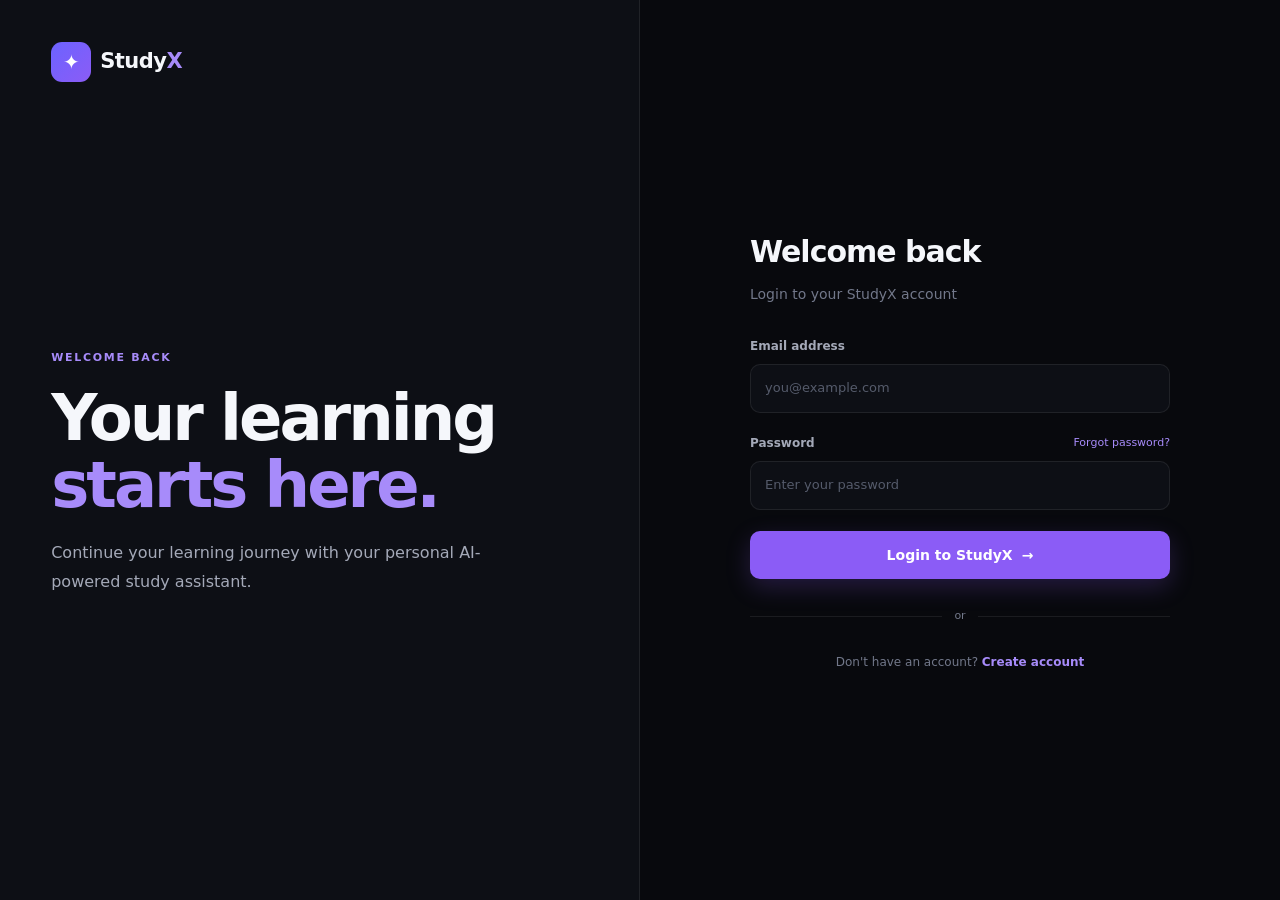
<file: frontend/login.html>
<!DOCTYPE html>
<html lang="en">
<head>
    <meta charset="UTF-8">
    <meta name="viewport" content="width=device-width, initial-scale=1.0">

    <title>Login | StudyX</title>

    <link rel="stylesheet" href="style.css">
</head>

<body class="auth-page">

    <div class="auth-container">

        <!-- Left Side -->
        <div class="auth-info">

            <a href="index.html" class="logo">
                <span class="logo-icon">✦</span>
                <span>Study<span>X</span></span>
            </a>

            <div class="auth-info-content">

                <span class="section-label">WELCOME BACK</span>

                <h1>
                    Your learning
                    <span>starts here.</span>
                </h1>

                <p>
                    Continue your learning journey with your
                    personal AI-powered study assistant.
                </p>

            </div>

        </div>


        <!-- Login Form -->
        <div class="auth-form-wrapper">

            <div class="auth-form">

                <div class="form-heading">
                    <h2>Welcome back</h2>
                    <p>Login to your StudyX account</p>
                </div>


                <form id="loginForm">

                    <div class="input-group">
                        <label for="loginEmail">Email address</label>

                        <input
                            type="email"
                            id="loginEmail"
                            placeholder="you@example.com"
                            required
                        >
                    </div>


                    <div class="input-group">

                        <div class="label-row">
                            <label for="loginPassword">Password</label>

                            <a href="#">Forgot password?</a>
                        </div>

                        <input
                            type="password"
                            id="loginPassword"
                            placeholder="Enter your password"
                            required
                        >

                    </div>


                    <button
                        type="submit"
                        class="btn btn-primary auth-button"
                    >
                        Login to StudyX
                        <span>→</span>
                    </button>

                </form>


                <div class="divider">
                    <span>or</span>
                </div>


                <p class="signup-text">
                    Don't have an account?
                    <a href="register.html">Create account</a>
                </p>

            </div>

        </div>

    </div>

    <script src="script.js"></script>

</body>
</html>
</file>
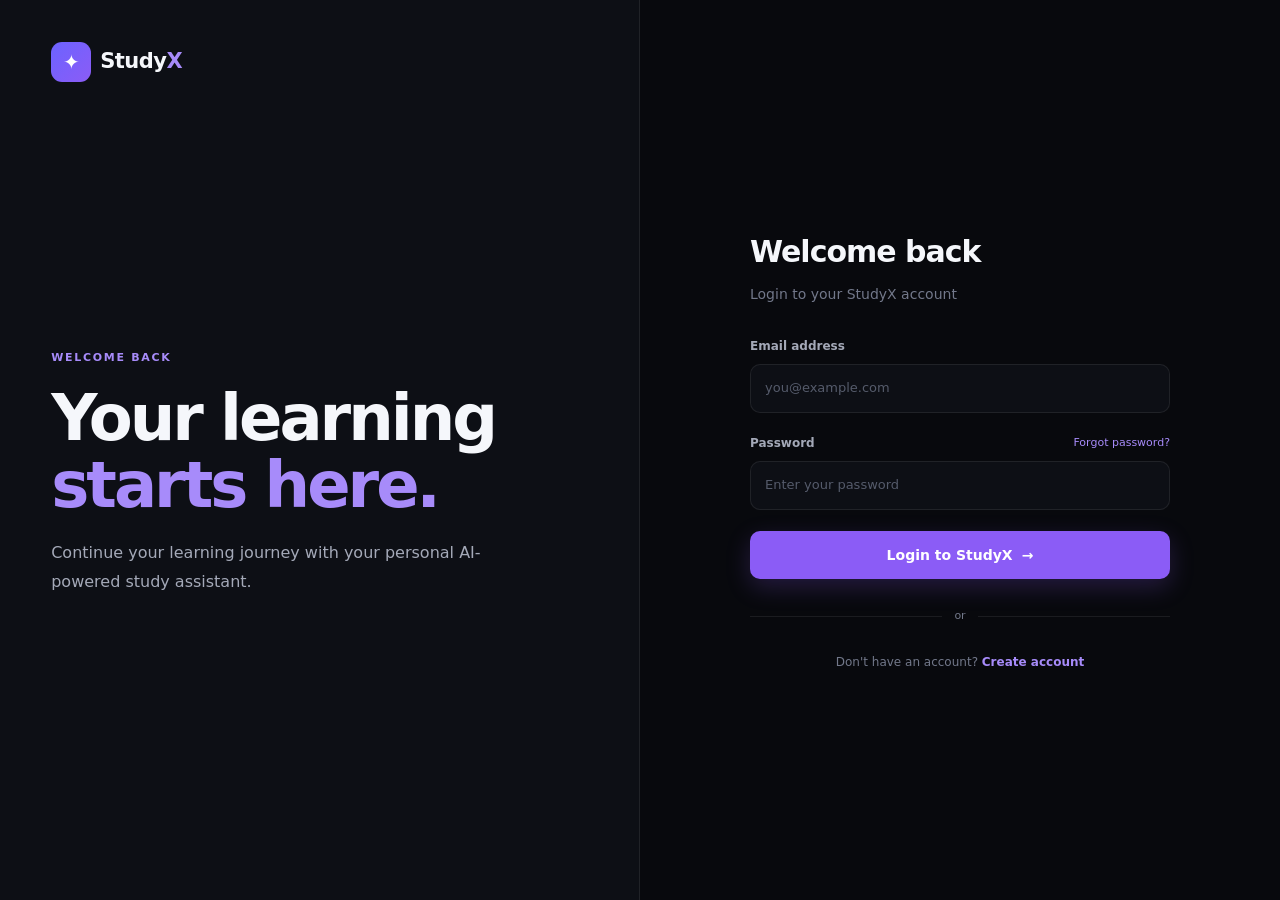
<file: frontend/progress.html>
<!DOCTYPE html>
<html lang="en">

<head>
    <meta charset="UTF-8">
    <meta name="viewport" content="width=device-width, initial-scale=1.0">

    <title>Progress | StudyX</title>

    <link rel="stylesheet" href="style.css">

    <style>

        .progress-cards {
            display: grid;
            grid-template-columns: repeat(4, 1fr);
            gap: 20px;
            margin-bottom: 35px;
        }

        .progress-card {
            padding: 24px;
            border: 1px solid rgba(255,255,255,.08);
            border-radius: 18px;
            background: rgba(255,255,255,.025);
        }

        .progress-card span {
            display: block;
            opacity: .6;
            font-size: 14px;
            margin-bottom: 10px;
        }

        .progress-card strong {
            font-size: 30px;
        }

        .progress-icon {
            font-size: 25px;
            margin-bottom: 15px;
        }

        .performance-box {
            padding: 28px;
            border: 1px solid rgba(255,255,255,.08);
            border-radius: 20px;
            background: rgba(255,255,255,.025);
            margin-bottom: 35px;
        }

        .performance-header {
            display: flex;
            justify-content: space-between;
            align-items: center;
            margin-bottom: 18px;
        }

        .performance-header strong {
            font-size: 26px;
        }

        .progress-track {
            width: 100%;
            height: 12px;
            background: rgba(255,255,255,.08);
            border-radius: 20px;
            overflow: hidden;
        }

        .progress-fill {
            width: 0%;
            height: 100%;
            border-radius: 20px;
            background: linear-gradient(90deg,#7c5cff,#9b7cff);
            transition: width .6s ease;
        }

        .history-box {
            border: 1px solid rgba(255,255,255,.08);
            border-radius: 20px;
            background: rgba(255,255,255,.025);
            overflow: hidden;
        }

        .history-header {
            padding: 22px 25px;
            border-bottom: 1px solid rgba(255,255,255,.08);
        }

        .history-header h2 {
            margin: 0;
        }

        .history-item {
            display: flex;
            align-items: center;
            justify-content: space-between;
            padding: 20px 25px;
            border-bottom: 1px solid rgba(255,255,255,.06);
        }

        .history-item:last-child {
            border-bottom: none;
        }

        .history-left {
            display: flex;
            align-items: center;
            gap: 15px;
        }

        .history-icon {
            width: 45px;
            height: 45px;
            display: flex;
            align-items: center;
            justify-content: center;
            border-radius: 12px;
            background: rgba(124,92,255,.12);
            font-size: 20px;
        }

        .history-left strong {
            display: block;
            margin-bottom: 5px;
        }

        .history-left small {
            opacity: .55;
        }

        .history-score {
            text-align: right;
        }

        .history-score strong {
            font-size: 22px;
        }

        .history-score small {
            display: block;
            opacity: .5;
            margin-top: 4px;
        }

        .empty-progress {
            text-align: center;
            padding: 60px 20px;
            opacity: .7;
        }

        .empty-progress .empty-icon {
            font-size: 40px;
            margin-bottom: 15px;
        }

        @media(max-width:900px) {

            .progress-cards {
                grid-template-columns: repeat(2,1fr);
            }

        }

        @media(max-width:600px) {

            .progress-cards {
                grid-template-columns: 1fr;
            }

            .history-item {
                gap: 15px;
            }

        }

    </style>

</head>


<body class="dashboard-page">


    <!-- =====================================================
         SIDEBAR
    ====================================================== -->

    <aside class="sidebar">

        <a href="index.html" class="logo">
            <span class="logo-icon">✦</span>
            <span>Study<span>X</span></span>
        </a>


        <nav class="sidebar-nav">

            <a href="dashboard.html" class="nav-item">
                <span>⌂</span>
                Dashboard
            </a>

            <a href="ai-tutor.html" class="nav-item">
                <span>🤖</span>
                AI Tutor
            </a>

            <a href="study-materials.html" class="nav-item">
                <span>📚</span>
                Study Materials
            </a>

            <a href="quiz.html" class="nav-item">
                <span>📝</span>
                Quiz Generator
            </a>

            <a href="study-planner.html" class="nav-item">
                <span>📅</span>
                Study Planner
            </a>

            <a href="progress.html" class="nav-item active">
                <span>📊</span>
                Progress
            </a>

        </nav>


        <div class="sidebar-bottom">

            <a href="#" class="nav-item">
                <span>⚙</span>
                Settings
            </a>

            <button
                id="logoutBtn"
                class="logout-btn">

                <span>↪</span>
                Logout

            </button>

        </div>

    </aside>



    <!-- =====================================================
         MAIN
    ====================================================== -->

    <main class="dashboard-main">


        <!-- HEADER -->

        <header class="dashboard-header">

            <div>

                <span class="section-label">
                    STUDYX ANALYTICS
                </span>

                <h1>
                    Your Progress 📊
                </h1>

                <p>
                    Track your learning performance and quiz history.
                </p>

            </div>


            <div class="user-profile">

                <div
                    class="profile-avatar"
                    id="userAvatar">

                    S

                </div>


                <div>

                    <strong id="profileName">
                        Student
                    </strong>

                    <small id="profileEmail">
                        student@example.com
                    </small>

                </div>

            </div>

        </header>



        <!-- =================================================
             STAT CARDS
        ================================================== -->

        <section class="progress-cards">


            <div class="progress-card">

                <div class="progress-icon">
                    📝
                </div>

                <span>
                    Total Quizzes
                </span>

                <strong id="totalQuizzes">
                    0
                </strong>

            </div>


            <div class="progress-card">

                <div class="progress-icon">
                    🎯
                </div>

                <span>
                    Average Accuracy
                </span>

                <strong id="averageAccuracy">
                    0%
                </strong>

            </div>


            <div class="progress-card">

                <div class="progress-icon">
                    ❓
                </div>

                <span>
                    Questions Solved
                </span>

                <strong id="questionsSolved">
                    0
                </strong>

            </div>


            <div class="progress-card">

                <div class="progress-icon">
                    ✅
                </div>

                <span>
                    Correct Answers
                </span>

                <strong id="correctAnswers">
                    0
                </strong>

            </div>

        </section>



        <!-- =================================================
             OVERALL PERFORMANCE
        ================================================== -->

        <section class="performance-box">

            <div class="performance-header">

                <div>

                    <span class="section-label">
                        OVERALL PERFORMANCE
                    </span>

                    <h2>
                        Average Quiz Accuracy
                    </h2>

                </div>


                <strong id="performancePercentage">
                    0%
                </strong>

            </div>


            <div class="progress-track">

                <div
                    class="progress-fill"
                    id="performanceBar">
                </div>

            </div>

        </section>



        <!-- =================================================
             QUIZ HISTORY
        ================================================== -->

        <section class="history-box">

            <div class="history-header">

                <span class="section-label">
                    QUIZ HISTORY
                </span>

                <h2>
                    Recent Attempts
                </h2>

            </div>


            <div id="historyContainer">

                <div class="empty-progress">

                    <div class="empty-icon">
                        📊
                    </div>

                    <h3>
                        No quiz attempts yet
                    </h3>

                    <p>
                        Complete a quiz to see your performance here.
                    </p>

                </div>

            </div>

        </section>


    </main>



    <!-- =====================================================
         JAVASCRIPT
    ====================================================== -->

    <script>

        const API_URL =
            "http://127.0.0.1:8000";


        // =================================================
        // USER
        // =================================================

        const storedUser =
            localStorage.getItem("studyxUser");


        if (!storedUser) {

            window.location.href =
                "login.html";

        }


        const user =
            JSON.parse(storedUser);


        document.getElementById(
            "profileName"
        ).textContent =
            user.name || "Student";


        document.getElementById(
            "profileEmail"
        ).textContent =
            user.email || "";


        document.getElementById(
            "userAvatar"
        ).textContent =
            (user.name || "S")
                .charAt(0)
                .toUpperCase();



        // =================================================
        // LOAD PROGRESS
        // =================================================

        async function loadProgress() {

            try {

                const response =
                    await fetch(
                        `${API_URL}/progress?email=${encodeURIComponent(user.email)}`
                    );


                if (!response.ok) {

                    throw new Error(
                        "Failed to load progress"
                    );

                }


                const data =
                    await response.json();


                const records =
                    data.progress || [];


                calculateStats(records);

                renderHistory(records);


            } catch (error) {

                console.error(
                    "Progress error:",
                    error
                );

            }

        }



        // =================================================
        // CALCULATE STATISTICS
        // =================================================

        function calculateStats(records) {

            const totalQuizzes =
                records.length;


            let totalQuestions = 0;

            let totalCorrect = 0;

            let totalPercentage = 0;


            records.forEach(record => {

                totalQuestions +=
                    Number(
                        record.total_questions || 0
                    );


                totalCorrect +=
                    Number(
                        record.correct_answers || 0
                    );


                totalPercentage +=
                    Number(
                        record.percentage || 0
                    );

            });


            let average =
                0;


            if (totalQuizzes > 0) {

                average =
                    Math.round(
                        totalPercentage /
                        totalQuizzes
                    );

            }


            document.getElementById(
                "totalQuizzes"
            ).textContent =
                totalQuizzes;


            document.getElementById(
                "averageAccuracy"
            ).textContent =
                `${average}%`;


            document.getElementById(
                "questionsSolved"
            ).textContent =
                totalQuestions;


            document.getElementById(
                "correctAnswers"
            ).textContent =
                totalCorrect;


            document.getElementById(
                "performancePercentage"
            ).textContent =
                `${average}%`;


            document.getElementById(
                "performanceBar"
            ).style.width =
                `${average}%`;

        }



        // =================================================
        // RENDER HISTORY
        // =================================================

        function renderHistory(records) {

            const container =
                document.getElementById(
                    "historyContainer"
                );


            if (!records.length) {

                container.innerHTML = `

                    <div class="empty-progress">

                        <div class="empty-icon">
                            📊
                        </div>

                        <h3>
                            No quiz attempts yet
                        </h3>

                        <p>
                            Complete a quiz to see your performance here.
                        </p>

                    </div>

                `;

                return;

            }


            const recent =
                records.slice(0, 10);


            container.innerHTML =
                recent.map(record => {

                    const percentage =
                        Number(
                            record.percentage || 0
                        );


                    const score =
                        Number(
                            record.correct_answers || 0
                        );


                    const total =
                        Number(
                            record.total_questions || 0
                        );


                    let icon =
                        "📚";


                    if (percentage >= 80) {

                        icon = "🏆";

                    } else if (percentage >= 60) {

                        icon = "📈";

                    }


                    const date =
                        record.created_at
                            ? new Date(
                                record.created_at
                            ).toLocaleDateString(
                                "en-IN",
                                {
                                    day: "2-digit",
                                    month: "short",
                                    year: "numeric"
                                }
                            )
                            : "Recently";


                    return `

                        <div class="history-item">

                            <div class="history-left">

                                <div class="history-icon">
                                    ${icon}
                                </div>

                                <div>

                                    <strong>
                                        ${escapeHTML(
                                            record.filename ||
                                            "Study Material"
                                        )}
                                    </strong>

                                    <small>
                                        ${capitalize(
                                            record.difficulty ||
                                            "medium"
                                        )} • ${date}
                                    </small>

                                </div>

                            </div>


                            <div class="history-score">

                                <strong>
                                    ${score}/${total}
                                </strong>

                                <small>
                                    ${percentage}% accuracy
                                </small>

                            </div>

                        </div>

                    `;

                }).join("");

        }



        // =================================================
        // HELPERS
        // =================================================

        function capitalize(text) {

            return text.charAt(0).toUpperCase() +
                text.slice(1);

        }


        function escapeHTML(text) {

            const div =
                document.createElement("div");

            div.textContent =
                text;

            return div.innerHTML;

        }



        // =================================================
        // LOGOUT
        // =================================================

        document.getElementById(
            "logoutBtn"
        )
        .addEventListener(
            "click",
            function () {

                localStorage.removeItem(
                    "studyxUser"
                );

                window.location.href =
                    "login.html";

            }
        );



        // =================================================
        // START
        // =================================================

        loadProgress();

    </script>

</body>

</html>
</file>
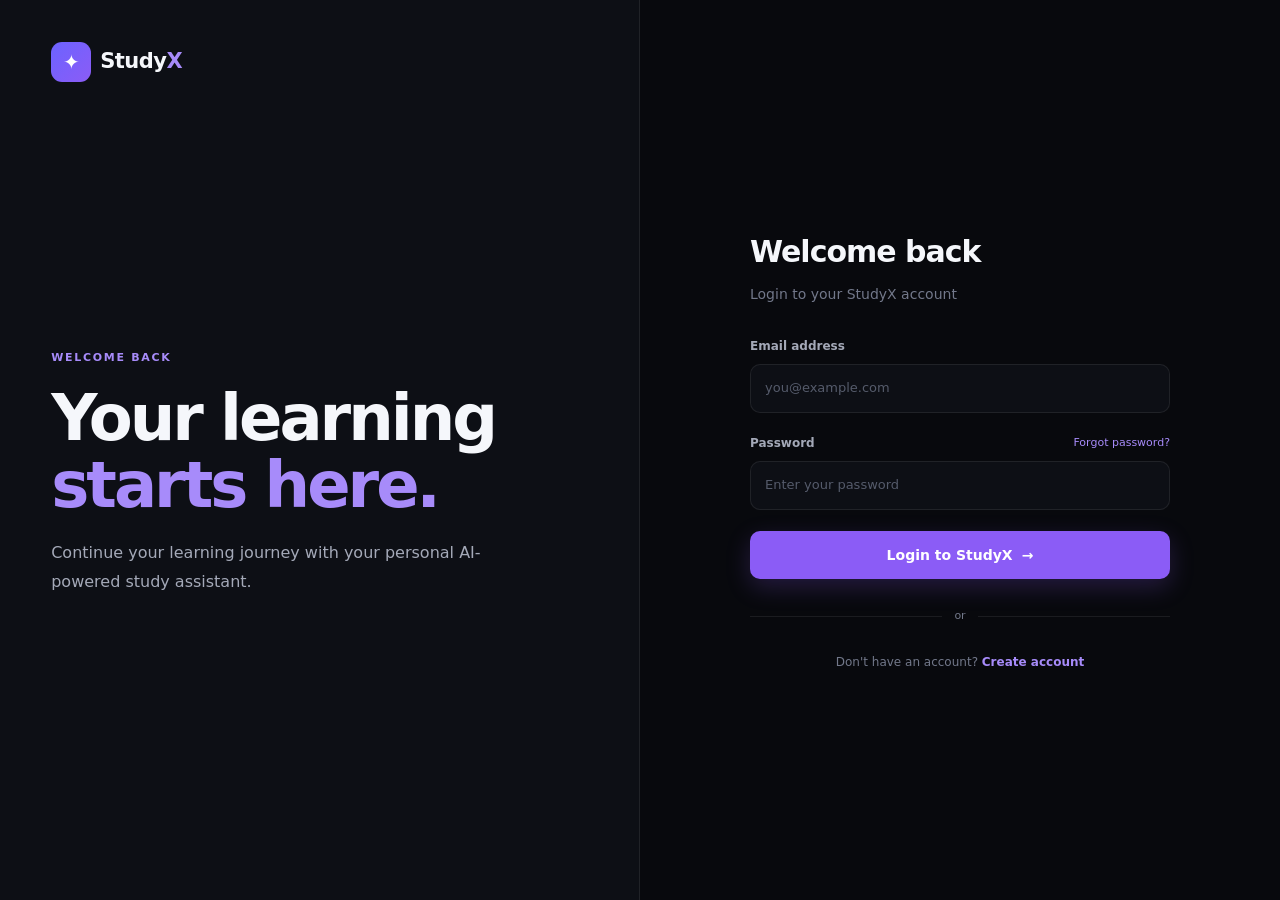
<file: frontend/quiz.html>
<!DOCTYPE html>
<html lang="en">
<head>
    <meta charset="UTF-8">
    <meta name="viewport" content="width=device-width, initial-scale=1.0">
    <title>Quiz Generator - StudyX</title>

    <link rel="stylesheet" href="style.css">
</head>

<body>

    <div class="dashboard-layout">

        <!-- Sidebar -->
        <aside class="sidebar">

            <div class="sidebar-logo">
                <div class="logo-icon">S</div>
                <div>
                    <h2>StudyX</h2>
                    <span>AI Study Assistant</span>
                </div>
            </div>

            <nav class="sidebar-nav">

                <a href="dashboard.html">
                    <span>⌂</span>
                    Dashboard
                </a>

                <a href="ai-tutor.html">
                    <span>✦</span>
                    AI Tutor
                </a>

                <a href="study-materials.html">
                    <span>▣</span>
                    Study Materials
                </a>

                <a href="quiz.html" class="active">
                    <span>✓</span>
                    Quiz Generator
                </a>

                <a href="study-planner.html">
                    <span>◷</span>
                    Study Planner
                </a>

                <a href="progress.html">
                    <span>📊</span>
                    Progress
                </a>

            </nav>

            <div class="sidebar-bottom">

                <div class="sidebar-user">
                    <div class="user-avatar" id="userAvatar">D</div>

                    <div>
                        <strong id="userName">Student</strong>
                        <small id="userEmail">student@email.com</small>
                    </div>
                </div>

                <button class="logout-btn" id="logoutBtn">
                    Logout
                </button>

            </div>

        </aside>


        <!-- Main Content -->
        <main class="dashboard-main">

            <header class="dashboard-header">

                <div>
                    <h1>Quiz Generator</h1>
                    <p>Generate AI-powered quizzes from your study materials.</p>
                </div>

            </header>


            <!-- Quiz Setup -->
            <section class="quiz-setup" id="quizSetup">

                <div class="section-title">
                    <h2>Create a Quiz</h2>
                    <p>Choose your material and quiz difficulty.</p>
                </div>


                <div class="quiz-form-grid">

                    <div class="form-group">

                        <label for="materialSelect">
                            Study Material
                        </label>

                        <select id="materialSelect">
                            <option value="">Select a material</option>
                        </select>

                    </div>


                    <div class="form-group">

                        <label for="questionCount">
                            Number of Questions
                        </label>

                        <select id="questionCount">

                            <option value="5">5 Questions</option>
                            <option value="10">10 Questions</option>
                            <option value="15">15 Questions</option>
                            <option value="20">20 Questions</option>

                        </select>

                    </div>


                    <div class="form-group">

                        <label for="difficulty">
                            Difficulty
                        </label>

                        <select id="difficulty">

                            <option value="easy">Easy</option>
                            <option value="medium" selected>Medium</option>
                            <option value="hard">Hard</option>

                        </select>

                    </div>

                </div>


                <button class="generate-quiz-btn" id="generateQuizBtn">
                    ✦ Generate Quiz
                </button>

                <p class="quiz-status" id="quizStatus"></p>

            </section>


            <!-- Loading -->
            <section class="quiz-loading" id="quizLoading" style="display:none;">

                <div class="loading-spinner"></div>

                <h2>Generating your quiz...</h2>

                <p>
                    StudyX AI is creating questions from your study material.
                </p>

            </section>


            <!-- Quiz -->
            <section class="quiz-container" id="quizContainer" style="display:none;">

                <div class="quiz-top">

                    <div>
                        <span class="quiz-label">AI GENERATED QUIZ</span>
                        <h2 id="quizTitle">Study Quiz</h2>
                    </div>

                    <div class="quiz-progress">
                        <span id="questionProgress">Question 1</span>
                    </div>

                </div>


                <div id="questionsContainer"></div>


                <div class="quiz-actions">

                    <button class="secondary-btn" id="restartQuizBtn">
                        ← New Quiz
                    </button>

                    <button class="submit-quiz-btn" id="submitQuizBtn">
                        Submit Quiz →
                    </button>

                </div>

            </section>


            <!-- Result -->
            <section class="quiz-result" id="quizResult" style="display:none;">

                <div class="result-icon">
                    ✓
                </div>

                <span class="quiz-label">QUIZ COMPLETED</span>

                <h2>Your Quiz Result</h2>

                <div class="score-box">

                    <div>
                        <strong id="scoreValue">0/5</strong>
                        <span>Score</span>
                    </div>

                    <div>
                        <strong id="percentageValue">0%</strong>
                        <span>Accuracy</span>
                    </div>

                </div>

                <p id="resultMessage">
                    Great work! Keep practicing.
                </p>

                <button class="generate-quiz-btn" id="tryAgainBtn">
                    Try Another Quiz
                </button>

            </section>

        </main>

    </div>


    <script src="quiz.js"></script>

</body>
</html>
</file>
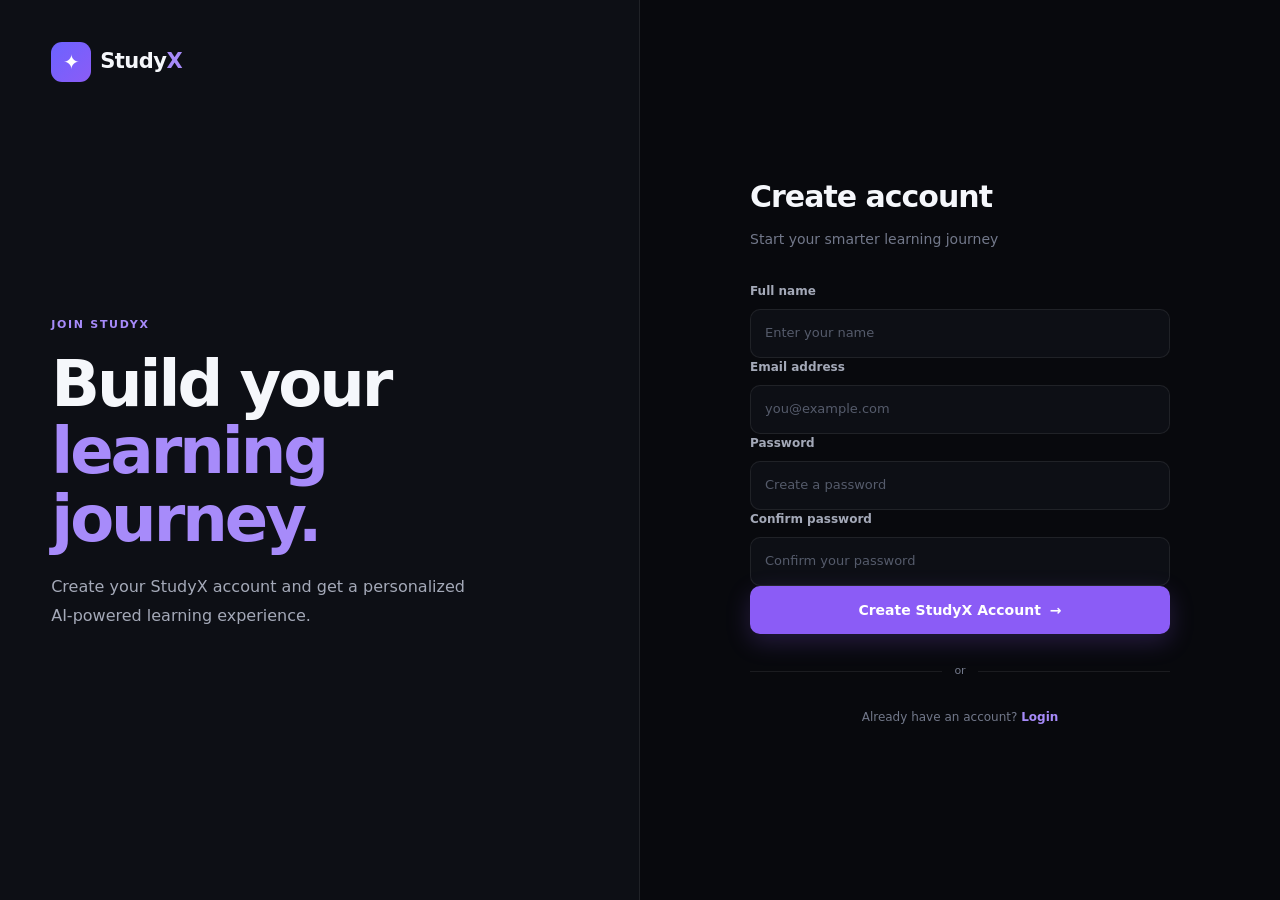
<file: frontend/register.html>
<!DOCTYPE html>
<html lang="en">
<head>
    <meta charset="UTF-8">
    <meta name="viewport" content="width=device-width, initial-scale=1.0">

    <title>Create Account | StudyX</title>

    <link rel="stylesheet" href="style.css">
</head>

<body class="auth-page">

    <div class="auth-container">

        <!-- LEFT SIDE -->
        <div class="auth-info">

            <a href="index.html" class="logo">
                <span class="logo-icon">✦</span>
                <span>Study<span>X</span></span>
            </a>

            <div class="auth-info-content">

                <span class="section-label">JOIN STUDYX</span>

                <h1>
                    Build your
                    <span>learning journey.</span>
                </h1>

                <p>
                    Create your StudyX account and get a
                    personalized AI-powered learning experience.
                </p>

            </div>

        </div>


        <!-- RIGHT SIDE -->
        <div class="auth-form-wrapper">

            <div class="auth-form">

                <div class="form-heading">

                    <h2>Create account</h2>

                    <p>
                        Start your smarter learning journey
                    </p>

                </div>


                <form id="registerForm">

                    <!-- NAME -->
                    <div class="input-group">

                        <label for="registerName">
                            Full name
                        </label>

                        <input
                            type="text"
                            id="registerName"
                            placeholder="Enter your name"
                            required
                        >

                    </div>


                    <!-- EMAIL -->
                    <div class="input-group">

                        <label for="registerEmail">
                            Email address
                        </label>

                        <input
                            type="email"
                            id="registerEmail"
                            placeholder="you@example.com"
                            required
                        >

                    </div>


                    <!-- PASSWORD -->
                    <div class="input-group">

                        <label for="registerPassword">
                            Password
                        </label>

                        <input
                            type="password"
                            id="registerPassword"
                            placeholder="Create a password"
                            minlength="6"
                            required
                        >

                    </div>


                    <!-- CONFIRM PASSWORD -->
                    <div class="input-group">

                        <label for="confirmPassword">
                            Confirm password
                        </label>

                        <input
                            type="password"
                            id="confirmPassword"
                            placeholder="Confirm your password"
                            minlength="6"
                            required
                        >

                    </div>


                    <button
                        type="submit"
                        class="btn btn-primary auth-button"
                    >
                        Create StudyX Account
                        <span>→</span>
                    </button>

                </form>


                <div class="divider">
                    <span>or</span>
                </div>


                <p class="signup-text">

                    Already have an account?

                    <a href="login.html">
                        Login
                    </a>

                </p>

            </div>

        </div>

    </div>


    <script src="script.js"></script>

</body>
</html>
</file>
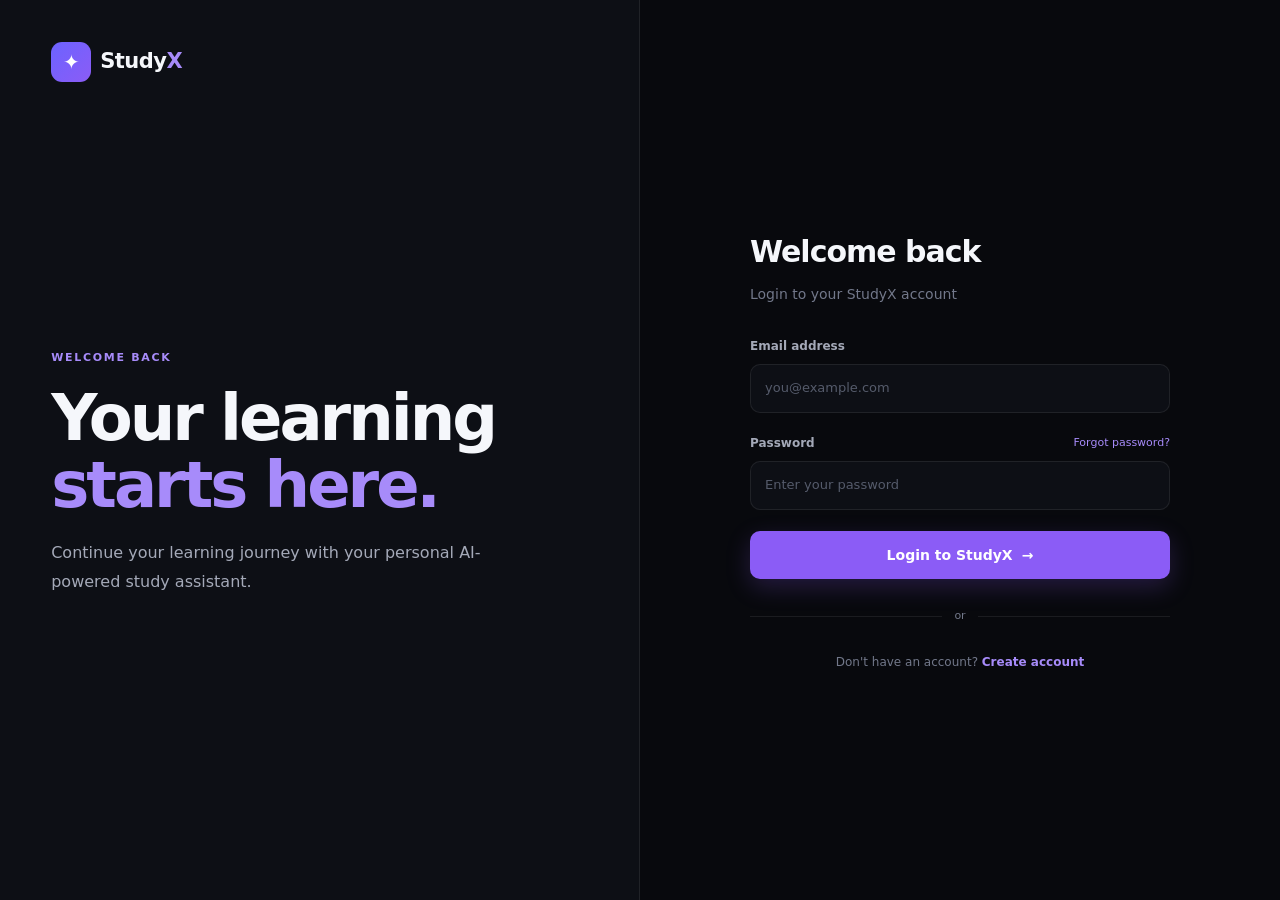
<file: frontend/settings.html>
<!DOCTYPE html>
<html lang="en">

<head>
    <meta charset="UTF-8">
    <meta name="viewport" content="width=device-width, initial-scale=1.0">

    <title>Settings | StudyX</title>

    <link rel="stylesheet" href="style.css">

    <style>
        .settings-main {
            max-width: 1000px;
        }

        .settings-grid {
            display: grid;
            gap: 22px;
            margin-top: 30px;
        }

        .settings-card {
            background: #111318;
            border: 1px solid #242832;
            border-radius: 16px;
            padding: 26px;
        }

        .settings-card h2 {
            margin: 0 0 7px;
            font-size: 20px;
        }

        .settings-card > p {
            color: #8d94a3;
            margin: 0 0 22px;
            font-size: 14px;
        }

        .profile-row {
            display: flex;
            align-items: center;
            gap: 16px;
        }

        .settings-avatar {
            width: 62px;
            height: 62px;
            border-radius: 50%;
            display: flex;
            align-items: center;
            justify-content: center;
            background: #171a22;
            border: 1px solid #343a48;
            color: #a78bfa;
            font-size: 24px;
            font-weight: 700;
        }

        .profile-info strong {
            display: block;
            font-size: 17px;
        }

        .profile-info span {
            display: block;
            color: #8d94a3;
            margin-top: 5px;
            font-size: 14px;
        }

        .setting-row {
            display: flex;
            justify-content: space-between;
            align-items: center;
            padding: 18px 0;
            border-bottom: 1px solid #242832;
        }

        .setting-row:last-child {
            border-bottom: none;
        }

        .setting-info strong {
            display: block;
            font-size: 15px;
        }

        .setting-info span {
            display: block;
            color: #8d94a3;
            font-size: 13px;
            margin-top: 5px;
        }

        .setting-btn {
            background: #171a22;
            border: 1px solid #343a48;
            color: #fff;
            padding: 9px 16px;
            border-radius: 9px;
            cursor: pointer;
        }

        .setting-btn:hover {
            border-color: #8b5cf6;
        }

        .danger-btn {
            border-color: #5b2630;
            color: #ff8b9a;
        }

        .danger-btn:hover {
            border-color: #ef4444;
        }
    </style>
</head>

<body class="dashboard-page">

    <!-- SIDEBAR -->
    <aside class="sidebar">

        <a href="dashboard.html" class="logo">
            <span class="logo-icon">✦</span>
            <span>Study<span>X</span></span>
        </a>

        <nav class="sidebar-nav">

            <a href="dashboard.html" class="nav-item">
                <span>🏠</span>
                Dashboard
            </a>

            <a href="ai-tutor.html" class="nav-item">
                <span>🤖</span>
                AI Tutor
            </a>

            <a href="study-materials.html" class="nav-item">
                <span>📚</span>
                Study Materials
            </a>

            <a href="quiz.html" class="nav-item">
                <span>📝</span>
                Quiz Generator
            </a>

            <a href="study-planner.html" class="nav-item">
                <span>📅</span>
                Study Planner
            </a>

            <a href="progress.html" class="nav-item">
                <span>📊</span>
                Progress
            </a>

        </nav>

        <div class="sidebar-bottom">

            <a href="settings.html" class="nav-item active">
                <span>⚙</span>
                Settings
            </a>

            <button id="logoutBtn" class="logout-btn">
                <span>↪</span>
                Logout
            </button>

        </div>

    </aside>


    <!-- MAIN -->
    <main class="dashboard-main settings-main">

        <header class="dashboard-header">

            <div>
                <span class="section-label">
                    ACCOUNT
                </span>

                <h1>
                    Settings
                </h1>

                <p>
                    Manage your StudyX account and preferences.
                </p>
            </div>

            <div class="user-profile">

                <div class="profile-avatar" id="userAvatar">
                    S
                </div>

                <div>
                    <strong id="profileName">
                        Student
                    </strong>

                    <small id="profileEmail">
                        student@example.com
                    </small>
                </div>

            </div>

        </header>


        <section class="settings-grid">

            <!-- PROFILE -->
            <div class="settings-card">

                <h2>Profile</h2>

                <p>
                    Your StudyX account information.
                </p>

                <div class="profile-row">

                    <div class="settings-avatar" id="settingsAvatar">
                        S
                    </div>

                    <div class="profile-info">

                        <strong id="settingsName">
                            Student
                        </strong>

                        <span id="settingsEmail">
                            student@example.com
                        </span>

                    </div>

                </div>

            </div>


            <!-- PREFERENCES -->
            <div class="settings-card">

                <h2>Preferences</h2>

                <p>
                    Customize your StudyX experience.
                </p>

                <div class="setting-row">

                    <div class="setting-info">

                        <strong>Appearance</strong>

                        <span>
                            StudyX currently uses the dark interface.
                        </span>

                    </div>

                    <button class="setting-btn" disabled>
                        Dark
                    </button>

                </div>


                <div class="setting-row">

                    <div class="setting-info">

                        <strong>Notifications</strong>

                        <span>
                            Manage study reminders and notifications.
                        </span>

                    </div>

                    <button class="setting-btn" disabled>
                        Soon
                    </button>

                </div>

            </div>


            <!-- SECURITY -->
            <div class="settings-card">

                <h2>Security</h2>

                <p>
                    Keep your StudyX account secure.
                </p>

                <div class="setting-row">

                    <div class="setting-info">

                        <strong>Password</strong>

                        <span>
                            Password management will be available here.
                        </span>

                    </div>

                    <button class="setting-btn" disabled>
                        Soon
                    </button>

                </div>

            </div>


            <!-- ACCOUNT -->
            <div class="settings-card">

                <h2>Account</h2>

                <p>
                    Manage your StudyX session.
                </p>

                <div class="setting-row">

                    <div class="setting-info">

                        <strong>Logout</strong>

                        <span>
                            Sign out from your StudyX account.
                        </span>

                    </div>

                    <button class="setting-btn danger-btn" id="logoutBtn2">
                        Logout
                    </button>

                </div>

            </div>

        </section>

    </main>


    <script>

        const user = JSON.parse(
            localStorage.getItem("studyxUser")
        );

        if (!user) {
            window.location.href = "login.html";
        }

        if (user) {

            const name =
                user.name || "Student";

            const email =
                user.email || "student@example.com";

            const initial =
                name.charAt(0).toUpperCase();

            document.getElementById("profileName").textContent = name;
            document.getElementById("profileEmail").textContent = email;

            document.getElementById("settingsName").textContent = name;
            document.getElementById("settingsEmail").textContent = email;

            document.getElementById("userAvatar").textContent = initial;
            document.getElementById("settingsAvatar").textContent = initial;
        }


        function logout() {

            localStorage.removeItem("studyxUser");
            localStorage.removeItem("studyxChatHistory");

            window.location.href = "login.html";
        }


        document
            .getElementById("logoutBtn")
            .addEventListener("click", logout);


        document
            .getElementById("logoutBtn2")
            .addEventListener("click", logout);

    </script>

</body>

</html>
</file>
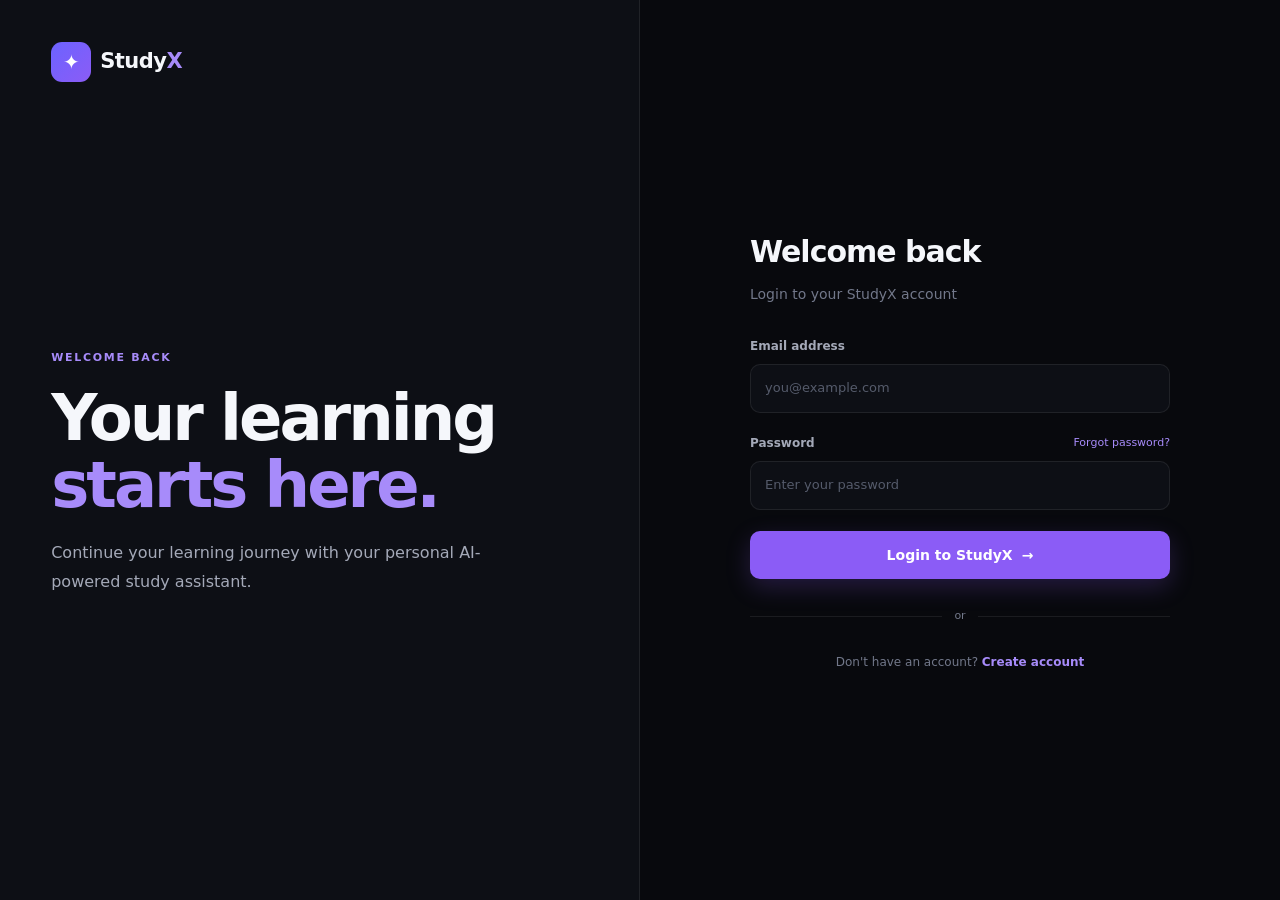
<file: frontend/study-materials.html>
<!DOCTYPE html>
<html lang="en">

<head>
    <meta charset="UTF-8">
    <meta name="viewport" content="width=device-width, initial-scale=1.0">

    <title>Study Materials | StudyX</title>

    <link rel="stylesheet" href="style.css">

    <style>
        /* =====================================================
           STUDY MATERIALS
        ===================================================== */

        .materials-page {
            min-height: 100vh;
            background: #08090d;
            color: #f5f7fb;
        }

        .materials-layout {
            min-height: 100vh;
            display: grid;
            grid-template-columns: 280px minmax(0, 1fr);
        }


        /* =====================================================
           SIDEBAR
        ===================================================== */

        .materials-page .sidebar {
            position: sticky !important;
            top: 0 !important;

            width: 280px !important;
            height: 100vh !important;

            padding: 28px 18px !important;

            display: flex !important;
            flex-direction: column !important;

            background: #0b0d12 !important;
            border-right: 1px solid rgba(255,255,255,.08);

            overflow-y: auto !important;
            overflow-x: hidden !important;

            box-sizing: border-box !important;
        }

        .sidebar-logo {
            padding: 0 12px;
            margin-bottom: 45px;
        }

        .sidebar-logo .logo {
            display: flex;
            align-items: center;
            gap: 9px;

            font-size: 21px;
            font-weight: 750;
        }

        .sidebar-logo .logo-icon {
            width: 31px;
            height: 31px;

            display: grid;
            place-items: center;

            border-radius: 9px;

            background: linear-gradient(
                135deg,
                #8b5cf6,
                #6d28d9
            );

            color: white;
        }

        .sidebar-logo .logo span span {
            color: #a78bfa;
        }

        .sidebar-nav {
            display: flex;
            flex-direction: column;
            gap: 7px;
        }

        .sidebar-link {
            display: flex !important;
            align-items: center !important;
            gap: 13px !important;

            width: 100% !important;
            padding: 13px 14px !important;

            border-radius: 11px !important;

            color: #a4a9b8 !important;

            font-size: 14px !important;
            font-weight: 500 !important;

            text-decoration: none !important;

            transition: .2s ease !important;

            box-sizing: border-box !important;
        }

        .sidebar-link:hover {
            color: white !important;
            background: rgba(255,255,255,.045) !important;
        }

        .sidebar-link.active {
            color: white !important;
            background: rgba(139,92,246,.16) !important;
            font-weight: 650 !important;
        }

        .sidebar-icon {
            width: 25px;
            flex-shrink: 0;

            text-align: center;
            font-size: 16px;
        }

        .sidebar-bottom {
            margin-top: auto;

            display: flex;
            flex-direction: column;
            gap: 7px;
        }


        /* =====================================================
           MAIN
        ===================================================== */

        .materials-main {
            min-width: 0;
            width: 100%;

            padding: 32px 54px 70px;

            box-sizing: border-box;
        }


        /* =====================================================
           HEADER
        ===================================================== */

        .materials-header {
            width: 100%;

            display: flex;
            justify-content: space-between;
            align-items: flex-start;

            gap: 30px;

            margin-bottom: 43px;
        }

        .materials-header h1 {
            margin: 8px 0 7px;

            font-size: 38px;
            line-height: 1.1;

            letter-spacing: -1.7px;
        }

        .materials-header p {
            margin: 0;

            color: #72788a;

            font-size: 14px;
        }

        .section-label {
            color: #a78bfa;

            font-size: 11px;
            font-weight: 700;

            letter-spacing: 1.7px;
        }


        /* =====================================================
           PROFILE
        ===================================================== */

        .user-profile {
            min-width: 205px;

            display: flex;
            align-items: center;

            gap: 11px;

            padding: 10px 14px;

            background: #11131b;

            border: 1px solid rgba(255,255,255,.08);
            border-radius: 14px;

            box-sizing: border-box;
        }

        .user-avatar {
            width: 42px;
            height: 42px;

            display: grid;
            place-items: center;

            flex-shrink: 0;

            border-radius: 11px;

            background: linear-gradient(
                135deg,
                #8b5cf6,
                #6d28d9
            );

            color: white;

            font-weight: 700;
            font-size: 16px;
        }

        .user-info strong {
            display: block;

            margin-bottom: 2px;

            color: white;
            font-size: 13px;
        }

        .user-info span {
            display: block;

            color: #72788a;

            font-size: 11px;
        }


        /* =====================================================
           SECTIONS
        ===================================================== */

        .materials-section {
            width: 100%;
            margin-bottom: 48px;
        }

        .section-heading {
            margin-bottom: 17px;
        }

        .section-heading h2 {
            margin: 7px 0 5px;

            font-size: 26px;
            letter-spacing: -.8px;
        }

        .section-heading p {
            margin: 0;

            color: #72788a;

            font-size: 13px;
        }


        /* =====================================================
           UPLOAD CARD
        ===================================================== */

        .upload-wrapper {
            width: 100%;

            padding: 0;

            background: #11131b;

            border: 1px solid rgba(255,255,255,.08);
            border-radius: 20px;

            box-sizing: border-box;
        }

        .upload-box {
            width: calc(100% - 28px) !important;
            min-height: 285px !important;

            margin: 14px !important;

            display: flex !important;
            flex-direction: column !important;

            align-items: center !important;
            justify-content: center !important;

            text-align: center;

            padding: 35px 20px;

            box-sizing: border-box;

            border: 1px dashed rgba(139,92,246,.55) !important;
            border-radius: 17px !important;

            background: rgba(139,92,246,.025) !important;

            transition: .25s ease;
        }

        .upload-box:hover,
        .upload-box.dragging {
            border-color: #8b5cf6 !important;
            background: rgba(139,92,246,.07) !important;
        }

        .upload-icon {
            width: 62px;
            height: 62px;

            display: grid;
            place-items: center;

            margin-bottom: 18px;

            border-radius: 15px;

            background: rgba(139,92,246,.16);

            color: #a78bfa;

            font-size: 28px;
        }

        .upload-box h3 {
            margin: 0 0 7px;

            font-size: 19px;
        }

        .upload-box p {
            margin: 0 0 21px;

            color: #72788a;

            font-size: 13px;
        }

        .choose-button {
            display: inline-flex;

            align-items: center;
            justify-content: center;

            padding: 12px 22px;

            border-radius: 10px;

            background: #8b5cf6;

            color: white;

            font-size: 13px;
            font-weight: 650;

            cursor: pointer;

            transition: .2s ease;
        }

        .choose-button:hover {
            background: #a78bfa;
            transform: translateY(-1px);
        }

        #fileInput {
            display: none;
        }

        .upload-note {
            margin-top: 16px;

            color: #72788a;

            font-size: 10px;
        }

        .upload-status {
            min-height: 22px;

            margin-top: 10px;

            text-align: center;

            font-size: 13px;
        }

        .upload-status.success {
            color: #6ee7b7;
        }

        .upload-status.error {
            color: #f87171;
        }

        .upload-status.loading {
            color: #a78bfa;
        }


        /* =====================================================
           LIBRARY HEADER
        ===================================================== */

        .library-header {
            width: 100%;

            display: flex;
            align-items: flex-end;
            justify-content: space-between;

            gap: 25px;

            margin-bottom: 20px;
        }

        .library-title h2 {
            margin: 7px 0 0;

            font-size: 26px;
            letter-spacing: -.8px;
        }

        .search-box {
            width: 305px;

            height: 48px;

            display: flex;
            align-items: center;

            padding: 0 14px;

            background: #11131b;

            border: 1px solid rgba(255,255,255,.08);
            border-radius: 11px;

            box-sizing: border-box;
        }

        .search-icon {
            margin-right: 10px;

            color: #72788a;

            font-size: 17px;
        }

        .search-box input {
            width: 100%;

            border: none;
            outline: none;

            background: transparent;

            color: white;

            font-size: 12px;
        }

        .search-box input::placeholder {
            color: #555b6b;
        }


        /* =====================================================
           MATERIAL CARDS
        ===================================================== */

        .materials-grid {
            width: 100%;

            display: grid;

            grid-template-columns:
                repeat(
                    auto-fill,
                    minmax(330px, 1fr)
                );

            gap: 15px;
        }

        .material-card {
            min-width: 0;

            padding: 20px;

            background: #11131b;

            border: 1px solid rgba(255,255,255,.08);
            border-radius: 16px;

            transition: .22s ease;

            box-sizing: border-box;
        }

        .material-card:hover {
            transform: translateY(-3px);

            background: #151824;

            border-color: rgba(139,92,246,.3);
        }

        .material-content {
            display: flex;
            align-items: center;

            gap: 16px;
        }

        .pdf-icon {
            width: 58px;
            height: 58px;

            display: grid;
            place-items: center;

            flex-shrink: 0;

            border-radius: 13px;

            background: rgba(239,68,68,.1);

            font-size: 27px;
        }

        .material-info {
            min-width: 0;
            flex: 1;
        }

        .material-info h3 {
            margin: 0 0 9px;

            overflow: hidden;

            color: white;

            font-size: 15px;

            white-space: nowrap;
            text-overflow: ellipsis;
        }

        .material-meta {
            display: flex;

            align-items: center;

            gap: 15px;

            color: #72788a;

            font-size: 11px;
        }

        .material-meta span {
            white-space: nowrap;
        }

        .delete-button {
            width: 36px;
            height: 36px;

            display: grid;
            place-items: center;

            flex-shrink: 0;

            border: 1px solid rgba(255,255,255,.08);
            border-radius: 9px;

            background: transparent;

            color: #72788a;

            cursor: pointer;

            transition: .2s ease;
        }

        .delete-button:hover {
            color: #f87171;

            border-color: rgba(248,113,113,.3);

            background: rgba(248,113,113,.08);
        }


        /* =====================================================
           EMPTY STATE
        ===================================================== */

        .empty-state {
            width: 100%;

            padding: 55px 20px;

            text-align: center;

            border: 1px dashed rgba(255,255,255,.1);
            border-radius: 16px;

            box-sizing: border-box;
        }

        .empty-icon {
            margin-bottom: 12px;

            font-size: 30px;
        }

        .empty-state h3 {
            margin: 0 0 5px;

            font-size: 16px;
        }

        .empty-state p {
            margin: 0;

            color: #72788a;

            font-size: 12px;
        }


        /* =====================================================
           RESPONSIVE
        ===================================================== */

        @media (max-width: 1000px) {

            .materials-page .sidebar {
                width: 230px !important;
            }

            .materials-layout {
                grid-template-columns: 230px minmax(0,1fr);
            }

            .materials-main {
                padding: 30px;
            }

            .materials-grid {
                grid-template-columns:
                    repeat(
                        auto-fill,
                        minmax(280px, 1fr)
                    );
            }
        }


        @media (max-width: 760px) {

            .materials-layout {
                display: block;
            }

            .materials-page .sidebar {
                display: none !important;
            }

            .materials-main {
                width: 100%;
                padding: 25px 18px 50px;
            }

            .materials-header {
                flex-direction: column;
            }

            .user-profile {
                width: 100%;
            }

            .library-header {
                align-items: stretch;
                flex-direction: column;
            }

            .search-box {
                width: 100%;
            }

            .materials-grid {
                grid-template-columns: 1fr;
            }
        }
    </style>
</head>


<body class="materials-page">

<div class="materials-layout">


    <!-- =====================================================
         SIDEBAR
    ====================================================== -->

    <aside class="sidebar">

        <div class="sidebar-logo">

            <a href="dashboard.html" class="logo">

                <span class="logo-icon">✦</span>

                <span>
                    Study<span>X</span>
                </span>

            </a>

        </div>


                <nav class="sidebar-nav">

            <a
                href="dashboard.html"
                class="sidebar-link">

                <span class="sidebar-icon">⌂</span>
                Dashboard

            </a>


            <a
                href="ai-tutor.html"
                class="sidebar-link">

                <span class="sidebar-icon">🤖</span>
                AI Tutor

            </a>


            <a
                href="study-materials.html"
                class="sidebar-link active">

                <span class="sidebar-icon">📚</span>
                Study Materials

            </a>


            <a
                href="quiz.html"
                class="sidebar-link">

                <span class="sidebar-icon">📝</span>
                Quiz Generator

            </a>


            <a
                href="study-planner.html"
                class="sidebar-link">

                <span class="sidebar-icon">🗓️</span>
                Study Planner

            </a>


            <a
                href="progress.html"
                class="sidebar-link">

                <span class="sidebar-icon">📊</span>
                Progress

            </a>

        </nav>


        <div class="sidebar-bottom">

            <a
                href="#"
                class="sidebar-link">

                <span class="sidebar-icon">⚙</span>

                Settings

            </a>


            <a
                href="#"
                class="sidebar-link"
                id="logoutBtn">

                <span class="sidebar-icon">↪</span>

                Logout

            </a>

        </div>

    </aside>



    <!-- =====================================================
         MAIN CONTENT
    ====================================================== -->

    <main class="materials-main">


        <!-- HEADER -->

        <header class="materials-header">

            <div>

                <span class="section-label">
                    LEARNING RESOURCES
                </span>

                <h1>
                    Study Materials
                </h1>

                <p>
                    Upload, organize and learn from your study materials.
                </p>

            </div>


            <div class="user-profile">

                <div
                    class="user-avatar"
                    id="userAvatar">

                    D

                </div>


                <div class="user-info">

                    <strong id="userName">
                        Student
                    </strong>

                    <span id="userEmail">
                        student@example.com
                    </span>

                </div>

            </div>

        </header>



        <!-- =================================================
             UPLOAD
        ================================================== -->

        <section class="materials-section">

            <div class="section-heading">

                <span class="section-label">
                    ADD MATERIAL
                </span>

                <h2>
                    Upload your study material
                </h2>

                <p>
                    Add PDF notes and study documents to your StudyX library.
                </p>

            </div>


            <div class="upload-wrapper">

                <div
                    class="upload-box"
                    id="uploadBox">

                    <div class="upload-icon">
                        ↑
                    </div>


                    <h3>
                        Upload your PDF
                    </h3>


                    <p>
                        Drag & drop your PDF here or choose a file from your computer.
                    </p>


                    <label
                        for="fileInput"
                        class="choose-button">

                        Choose File

                    </label>


                    <input
                        type="file"
                        id="fileInput"
                        accept=".pdf,application/pdf"
                    >


                    <div class="upload-note">

                        Supported format: PDF • Maximum size: 10MB

                    </div>

                </div>

            </div>


            <div
                id="uploadStatus"
                class="upload-status">
            </div>

        </section>



        <!-- =================================================
             LIBRARY
        ================================================== -->

        <section class="materials-section">


            <div class="library-header">

                <div class="library-title">

                    <span class="section-label">
                        YOUR LIBRARY
                    </span>

                    <h2>
                        My Materials
                    </h2>

                </div>


                <div class="search-box">

                    <span class="search-icon">
                        ⌕
                    </span>

                    <input
                        type="text"
                        id="materialSearch"
                        placeholder="Search materials..."
                    >

                </div>

            </div>


            <div id="materialsContainer">

                <div class="empty-state">

                    <div class="empty-icon">
                        📚
                    </div>

                    <h3>
                        Loading materials...
                    </h3>

                    <p>
                        Please wait.
                    </p>

                </div>

            </div>

        </section>


    </main>

</div>



<script>

    /* =====================================================
       API
    ===================================================== */

    const API_URL =
        "http://127.0.0.1:8000";


    /* =====================================================
       LOGIN CHECK
    ===================================================== */

    const savedUser =
        localStorage.getItem("studyxUser");


    if (!savedUser) {

        window.location.href =
            "login.html";

    }


    let user = null;


    try {

        user =
            JSON.parse(savedUser);

    } catch (error) {

        localStorage.removeItem(
            "studyxUser"
        );

        window.location.href =
            "login.html";

    }


    if (!user || !user.email) {

        localStorage.removeItem(
            "studyxUser"
        );

        window.location.href =
            "login.html";

    }



    /* =====================================================
       USER INFORMATION
    ===================================================== */

    document.getElementById(
        "userName"
    ).textContent =
        user.name || "Student";


    document.getElementById(
        "userEmail"
    ).textContent =
        user.email;


    document.getElementById(
        "userAvatar"
    ).textContent =
        (user.name || "S")
            .charAt(0)
            .toUpperCase();



    /* =====================================================
       ELEMENTS
    ===================================================== */

    const fileInput =
        document.getElementById(
            "fileInput"
        );

    const uploadBox =
        document.getElementById(
            "uploadBox"
        );

    const uploadStatus =
        document.getElementById(
            "uploadStatus"
        );

    const materialsContainer =
        document.getElementById(
            "materialsContainer"
        );

    const materialSearch =
        document.getElementById(
            "materialSearch"
        );



    /* =====================================================
       STATUS
    ===================================================== */

    function showStatus(
        message,
        type = ""
    ) {

        uploadStatus.textContent =
            message;

        uploadStatus.className =
            "upload-status " + type;

    }



    /* =====================================================
       HTML ESCAPE
    ===================================================== */

    function escapeHTML(value) {

        const div =
            document.createElement(
                "div"
            );

        div.textContent =
            value || "";

        return div.innerHTML;

    }



    /* =====================================================
       UPLOAD PDF
    ===================================================== */

    async function uploadPDF(file) {

        if (!file) {
            return;
        }


        /* FILE TYPE */

        if (
            !file.name
                .toLowerCase()
                .endsWith(".pdf")
        ) {

            showStatus(
                "Only PDF files are supported.",
                "error"
            );

            return;

        }


        /* FILE SIZE */

        if (
            file.size >
            10 * 1024 * 1024
        ) {

            showStatus(
                "PDF size must be less than 10MB.",
                "error"
            );

            return;

        }


        showStatus(
            "Uploading and processing PDF...",
            "loading"
        );


        /* =================================================
           FORM DATA
           FILE + EMAIL
        ================================================= */

        const formData =
            new FormData();


        formData.append(
            "file",
            file
        );


        formData.append(
            "email",
            user.email
        );


        try {

            const response =
                await fetch(
                    `${API_URL}/materials/upload?email=${encodeURIComponent(user.email)}`,
                    {
                        method: "POST",

                        body: formData
                    }
                );


            const data =
                await response.json();


            if (!response.ok) {

                throw new Error(
                    data.detail ||
                    "Unable to upload PDF."
                );

            }


            showStatus(
                "PDF uploaded successfully! ✓",
                "success"
            );


            fileInput.value = "";


            await loadMaterials();


        } catch (error) {

            console.error(
                "Upload Error:",
                error
            );


            showStatus(
                error.message ||
                "Unable to upload PDF. Check your FastAPI server.",
                "error"
            );

        }

    }



    /* =====================================================
       FILE SELECT
    ===================================================== */

    fileInput.addEventListener(
        "change",
        function () {

            uploadPDF(
                this.files[0]
            );

        }
    );



    /* =====================================================
       DRAG OVER
    ===================================================== */

    uploadBox.addEventListener(
        "dragover",
        function (event) {

            event.preventDefault();

            uploadBox.classList.add(
                "dragging"
            );

        }
    );



    /* =====================================================
       DRAG LEAVE
    ===================================================== */

    uploadBox.addEventListener(
        "dragleave",
        function () {

            uploadBox.classList.remove(
                "dragging"
            );

        }
    );



    /* =====================================================
       DROP
    ===================================================== */

    uploadBox.addEventListener(
        "drop",
        function (event) {

            event.preventDefault();

            uploadBox.classList.remove(
                "dragging"
            );


            const file =
                event.dataTransfer.files[0];


            uploadPDF(file);

        }
    );



    /* =====================================================
       LOAD MATERIALS
    ===================================================== */

    async function loadMaterials() {

        try {

            const response =
                await fetch(
                    `${API_URL}/materials?email=${encodeURIComponent(user.email)}`
                );


            const data =
                await response.json();


            if (!response.ok) {

                throw new Error(
                    data.detail ||
                    "Unable to load materials."
                );

            }


            renderMaterials(
                data.materials || []
            );


        } catch (error) {

            console.error(
                "Materials Error:",
                error
            );


            materialsContainer.innerHTML = `

                <div class="empty-state">

                    <div class="empty-icon">
                        ⚠️
                    </div>

                    <h3>
                        Unable to load materials
                    </h3>

                    <p>
                        Make sure your FastAPI server is running.
                    </p>

                </div>

            `;

        }

    }



    /* =====================================================
       RENDER MATERIALS
    ===================================================== */

    function renderMaterials(
        materials
    ) {

        const searchText =
            materialSearch.value
                .trim()
                .toLowerCase();


        const filteredMaterials =
            materials.filter(
                material =>
                    material.filename
                        .toLowerCase()
                        .includes(searchText)
            );


        if (
            filteredMaterials.length === 0
        ) {

            materialsContainer.innerHTML = `

                <div class="empty-state">

                    <div class="empty-icon">
                        ${
                            searchText
                                ? "🔎"
                                : "📚"
                        }
                    </div>

                    <h3>
                        ${
                            searchText
                                ? "No materials found"
                                : "No study materials yet"
                        }
                    </h3>

                    <p>
                        ${
                            searchText
                                ? "Try another search."
                                : "Upload your first PDF to start building your library."
                        }
                    </p>

                </div>

            `;

            return;

        }


        materialsContainer.innerHTML = `

            <div class="materials-grid">

                ${filteredMaterials
                    .map(
                        material => `

                        <article class="material-card">

                            <div class="material-content">


                                <div class="pdf-icon">
                                    📄
                                </div>


                                <div class="material-info">

                                    <h3
                                        title="${escapeHTML(material.filename)}">

                                        ${escapeHTML(
                                            material.filename
                                        )}

                                    </h3>


                                    <div class="material-meta">

                                        <span>
                                            📑 ${material.pages} pages
                                        </span>

                                        <span>
                                            📝 ${material.text_length} chars
                                        </span>

                                    </div>

                                </div>


                                <button
                                    class="delete-button"
                                    title="Delete material"
                                    onclick="deleteMaterial('${material.id}')">

                                    🗑

                                </button>


                            </div>

                        </article>

                    `
                    )
                    .join("")}

            </div>

        `;

    }



    /* =====================================================
       DELETE MATERIAL
    ===================================================== */

    async function deleteMaterial(
        materialId
    ) {

        const confirmed =
            confirm(
                "Are you sure you want to delete this material?"
            );


        if (!confirmed) {
            return;
        }


        try {

            const response =
                await fetch(
                    `${API_URL}/materials/${materialId}`,
                    {
                        method: "DELETE"
                    }
                );


            const data =
                await response.json();


            if (!response.ok) {

                throw new Error(
                    data.detail ||
                    "Unable to delete material."
                );

            }


            await loadMaterials();


        } catch (error) {

            alert(
                error.message ||
                "Unable to delete material."
            );

        }

    }



    /* =====================================================
       SEARCH
    ===================================================== */

    materialSearch.addEventListener(
        "input",
        loadMaterials
    );



    /* =====================================================
       LOGOUT
    ===================================================== */

    document
        .getElementById("logoutBtn")
        .addEventListener(
            "click",
            function (event) {

                event.preventDefault();

                localStorage.removeItem(
                    "studyxUser"
                );

                window.location.href =
                    "login.html";

            }
        );



    /* =====================================================
       INITIAL LOAD
    ===================================================== */

    loadMaterials();

</script>

</body>

</html>
</file>
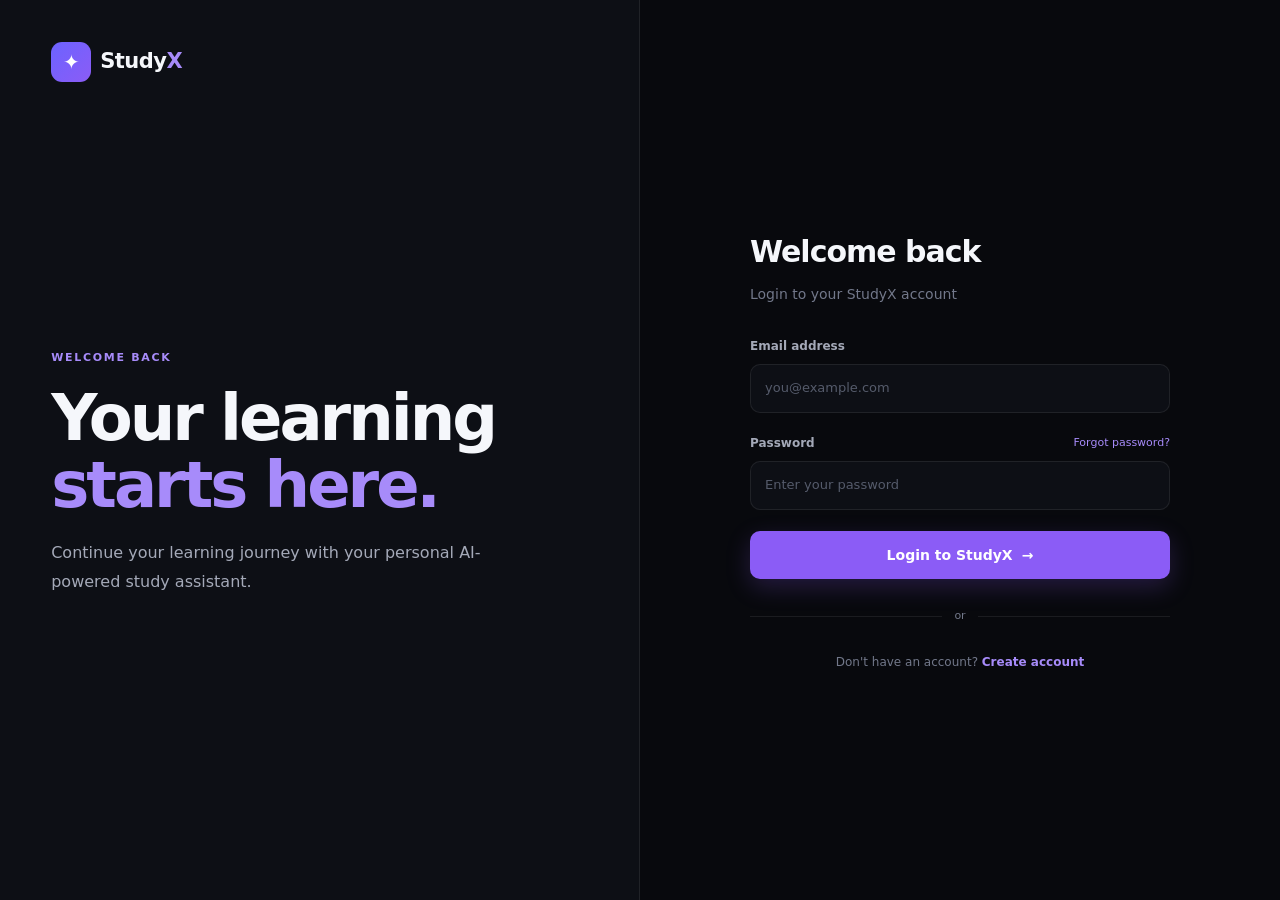
<file: frontend/study-planner.html>
<!DOCTYPE html>
<html lang="en">
<head>
    <meta charset="UTF-8">
    <meta name="viewport" content="width=device-width, initial-scale=1.0">

    <title>Study Planner - StudyX</title>

    <link rel="stylesheet" href="style.css">
</head>

<body>

<div class="dashboard-layout">

    <!-- SIDEBAR -->
    <aside class="sidebar">

        <div class="sidebar-logo">
            <div class="logo-icon">S</div>

            <div>
                <h2>StudyX</h2>
                <span>AI Study Assistant</span>
            </div>
        </div>


        <nav class="sidebar-nav">

            <a href="dashboard.html">
                <span>⌂</span>
                Dashboard
            </a>

            <a href="ai-tutor.html">
                <span>✦</span>
                AI Tutor
            </a>

            <a href="study-materials.html">
                <span>▣</span>
                Study Materials
            </a>

            <a href="quiz.html">
                <span>✓</span>
                Quiz Generator
            </a>

            <a href="study-planner.html" class="active">
                <span>◷</span>
                Study Planner
            </a>

            <a href="progress.html">
                <span>📊</span>
                Progress
            </a>

        </nav>


        <div class="sidebar-bottom">

            <div class="sidebar-user">

                <div class="user-avatar" id="userAvatar">
                    D
                </div>

                <div>
                    <strong id="userName">
                        Student
                    </strong>

                    <small id="userEmail">
                        student@email.com
                    </small>
                </div>

            </div>


            <button class="logout-btn" id="logoutBtn">
                Logout
            </button>

        </div>

    </aside>



    <!-- MAIN CONTENT -->
    <main class="dashboard-main">

        <!-- HEADER -->
        <header class="dashboard-header">

            <div>

                <h1>Study Planner</h1>

                <p>
                    Create a personalized study plan with AI.
                </p>

            </div>

        </header>



        <!-- PLANNER SETUP -->
        <section class="planner-card" id="plannerSetup">

            <div class="planner-heading">

                <div class="planner-icon">
                    ✦
                </div>

                <div>

                    <h2>Create Your Study Plan</h2>

                    <p>
                        Tell StudyX about your goal and we'll
                        organize your study schedule.
                    </p>

                </div>

            </div>



            <div class="planner-form">

                <!-- GOAL -->
                <div class="planner-field full">

                    <label for="studyGoal">
                        Study Goal
                    </label>

                    <input
                        type="text"
                        id="studyGoal"
                        placeholder="Example: Prepare for my Computer Science exam"
                    >

                </div>



                <!-- SUBJECT -->
                <div class="planner-field">

                    <label for="subject">
                        Subject
                    </label>

                    <input
                        type="text"
                        id="subject"
                        placeholder="Example: Computer Science"
                    >

                </div>



                <!-- EXAM DATE -->
                <div class="planner-field">

                    <label for="examDate">
                        Exam / Target Date
                    </label>

                    <input
                        type="date"
                        id="examDate"
                    >

                </div>



                <!-- DAILY TIME -->
                <div class="planner-field">

                    <label for="dailyHours">
                        Daily Study Time
                    </label>

                    <select id="dailyHours">

                        <option value="1">
                            1 Hour
                        </option>

                        <option value="2" selected>
                            2 Hours
                        </option>

                        <option value="3">
                            3 Hours
                        </option>

                        <option value="4">
                            4 Hours
                        </option>

                        <option value="5">
                            5+ Hours
                        </option>

                    </select>

                </div>



                <!-- DIFFICULTY -->
                <div class="planner-field">

                    <label for="studyLevel">
                        Current Level
                    </label>

                    <select id="studyLevel">

                        <option value="beginner">
                            Beginner
                        </option>

                        <option value="intermediate" selected>
                            Intermediate
                        </option>

                        <option value="advanced">
                            Advanced
                        </option>

                    </select>

                </div>



                <!-- TOPICS -->
                <div class="planner-field full">

                    <label for="topics">
                        Topics / Syllabus
                    </label>

                    <textarea
                        id="topics"
                        rows="5"
                        placeholder="Example:
Data Structures
Arrays
Linked Lists
Stacks and Queues
Trees
Graphs
Sorting Algorithms"
                    ></textarea>

                </div>

            </div>



            <button
                class="generate-plan-btn"
                id="generatePlanBtn"
            >

                ✦ Generate AI Study Plan

            </button>


            <p
                class="planner-status"
                id="plannerStatus"
            ></p>

        </section>



        <!-- LOADING -->
        <section
            class="planner-loading"
            id="plannerLoading"
            style="display:none;"
        >

            <div class="loading-spinner"></div>

            <h2>
                Creating your study plan...
            </h2>

            <p>
                StudyX AI is organizing your topics
                into a personalized schedule.
            </p>

        </section>



        <!-- GENERATED PLAN -->
        <section
            class="study-plan"
            id="studyPlan"
            style="display:none;"
        >

            <div class="plan-header">

                <div>

                    <span class="quiz-label">
                        AI STUDY PLAN
                    </span>

                    <h2 id="planTitle">
                        Your Personalized Study Plan
                    </h2>

                    <p id="planSummary">
                        Your study schedule is ready.
                    </p>

                </div>


                <button
                    class="secondary-btn"
                    id="newPlanBtn"
                >
                    ← New Plan
                </button>

            </div>



            <!-- PLAN STATS -->
            <div class="plan-stats">

                <div class="plan-stat">

                    <span>📅</span>

                    <div>
                        <strong id="totalDays">
                            0
                        </strong>

                        <small>
                            Study Days
                        </small>
                    </div>

                </div>


                <div class="plan-stat">

                    <span>📚</span>

                    <div>
                        <strong id="totalTopics">
                            0
                        </strong>

                        <small>
                            Topics
                        </small>
                    </div>

                </div>


                <div class="plan-stat">

                    <span>⏱</span>

                    <div>
                        <strong id="totalHours">
                            0h
                        </strong>

                        <small>
                            Study Time
                        </small>
                    </div>

                </div>

            </div>



            <!-- DAILY PLAN -->
            <div
                class="daily-plan"
                id="dailyPlan"
            ></div>

        </section>

    </main>

</div>



<script src="study-planner.js"></script>

</body>
</html>
</file>
<file: frontend/style.css>
* {
    margin: 0;
    padding: 0;
    box-sizing: border-box;
}

:root {
    --bg: #08090d;
    --bg-soft: #0d0f15;
    --card: #11131b;
    --card-hover: #151824;

    --text: #f5f7fb;
    --text-soft: #a4a9b8;
    --text-muted: #72788a;

    --accent: #8b5cf6;
    --accent-light: #a78bfa;
    --accent-dark: #6d28d9;

    --border: rgba(255, 255, 255, 0.08);
}

html {
    scroll-behavior: smooth;
}

body {
    background: var(--bg);
    color: var(--text);

    font-family:
        Inter,
        system-ui,
        -apple-system,
        BlinkMacSystemFont,
        "Segoe UI",
        sans-serif;

    line-height: 1.6;
    overflow-x: hidden;
}

button,
input {
    font: inherit;
}

button {
    border: none;
    cursor: pointer;
}

a {
    color: inherit;
    text-decoration: none;
}


/* =========================
   COMMON
========================= */

.container {
    width: min(100% - 40px, 1180px);
    margin: auto;
}

.logo {
    display: flex;
    align-items: center;
    gap: 9px;

    font-size: 21px;
    font-weight: 750;
    letter-spacing: -0.5px;
}

.logo > span:last-child span {
    color: var(--accent-light);
}

.logo-icon {
    width: 31px;
    height: 31px;

    display: grid;
    place-items: center;

    border-radius: 9px;

    background: linear-gradient(
        135deg,
        var(--accent),
        var(--accent-dark)
    );

    color: white;
}

.section-label {
    color: var(--accent-light);

    font-size: 11px;
    font-weight: 700;

    letter-spacing: 1.7px;
}


/* =========================
   BUTTONS
========================= */

.btn {
    display: inline-flex;
    align-items: center;
    justify-content: center;
    gap: 9px;

    padding: 10px 18px;

    border-radius: 10px;

    font-size: 14px;
    font-weight: 600;

    transition: 0.2s ease;
}

.btn:hover {
    transform: translateY(-1px);
}

.btn-primary {
    background: var(--accent);
    color: white;

    box-shadow:
        0 8px 25px rgba(139, 92, 246, 0.22);
}

.btn-primary:hover {
    background: var(--accent-light);
}

.btn-ghost {
    background: transparent;
    color: var(--text-soft);
}

.btn-ghost:hover {
    color: white;
    background: rgba(255, 255, 255, 0.05);
}

.btn-outline {
    background: transparent;
    border: 1px solid var(--border);
    color: white;
}

.btn-outline:hover {
    background: rgba(255, 255, 255, 0.05);
}

.btn-large {
    padding: 13px 21px;
}


/* =========================
   NAVBAR
========================= */

.navbar {
    position: sticky;
    top: 0;
    z-index: 100;

    height: 76px;

    background: rgba(8, 9, 13, 0.85);
    backdrop-filter: blur(18px);

    border-bottom: 1px solid var(--border);
}

.nav-content {
    height: 100%;

    display: flex;
    align-items: center;
    justify-content: space-between;
}

.nav-links {
    display: flex;
    gap: 34px;
}

.nav-links a {
    color: var(--text-soft);
    font-size: 14px;
}

.nav-links a:hover {
    color: white;
}

.nav-actions {
    display: flex;
    align-items: center;
    gap: 10px;
}


/* =========================
   HERO
========================= */

.hero {
    min-height: 680px;

    display: flex;
    align-items: center;

    border-bottom: 1px solid var(--border);

    overflow: hidden;
}

.hero-content {
    display: grid;
    grid-template-columns: 1fr 1fr;

    align-items: center;
    gap: 70px;

    padding: 80px 0;
}

.hero-text {
    max-width: 590px;
}

.badge {
    display: inline-flex;
    align-items: center;
    gap: 9px;

    padding: 6px 11px;

    margin-bottom: 24px;

    border: 1px solid rgba(167, 139, 250, 0.2);
    border-radius: 999px;

    background: rgba(139, 92, 246, 0.07);

    color: var(--accent-light);

    font-size: 12px;
    font-weight: 600;
}

.status-dot {
    width: 6px;
    height: 6px;

    border-radius: 50%;
    background: #7dd3fc;
}

.hero h1 {
    font-size: clamp(48px, 6vw, 72px);

    line-height: 1.02;
    letter-spacing: -3.5px;

    margin-bottom: 24px;
}

.hero h1 span {
    display: block;
    color: var(--accent-light);
}

.hero-text > p {
    max-width: 540px;

    color: var(--text-soft);

    font-size: 17px;
    line-height: 1.7;

    margin-bottom: 30px;
}

.hero-buttons {
    display: flex;
    gap: 12px;
    flex-wrap: wrap;
}

.hero-stats {
    display: flex;
    gap: 34px;
    margin-top: 42px;
}

.hero-stats div {
    display: flex;
    flex-direction: column;
}

.hero-stats strong {
    font-size: 19px;
}

.hero-stats span {
    color: var(--text-muted);
    font-size: 11px;
}


/* =========================
   AI CARD
========================= */

.hero-visual {
    display: flex;
    justify-content: center;
    align-items: center;
}

.ai-card {
    width: min(100%, 490px);

    background: rgba(17, 19, 27, 0.95);

    border: 1px solid var(--border);
    border-radius: 22px;

    box-shadow:
        0 30px 80px rgba(0, 0, 0, 0.45);

    overflow: hidden;
}

.card-header {
    display: flex;
    justify-content: space-between;
    align-items: center;

    padding: 17px 20px;

    border-bottom: 1px solid var(--border);
}

.ai-profile {
    display: flex;
    align-items: center;
    gap: 11px;
}

.ai-avatar {
    width: 38px;
    height: 38px;

    display: grid;
    place-items: center;

    border-radius: 10px;

    background: linear-gradient(
        135deg,
        var(--accent),
        var(--accent-dark)
    );
}

.ai-profile div:last-child {
    display: flex;
    flex-direction: column;
}

.ai-profile strong {
    font-size: 13px;
}

.ai-profile span {
    color: #6ee7b7;
    font-size: 10px;
}

.online-dot {
    width: 7px;
    height: 7px;

    background: #6ee7b7;
    border-radius: 50%;
}

.chat-area {
    padding: 24px 20px;
}

.message {
    max-width: 85%;

    padding: 12px 14px;

    border-radius: 13px;

    font-size: 12px;
}

.user-message {
    margin-left: auto;
    margin-bottom: 17px;

    background: rgba(139, 92, 246, 0.16);
}

.ai-message {
    display: flex;
    gap: 10px;

    background: rgba(255, 255, 255, 0.035);

    color: var(--text-soft);
}

.ai-small-avatar {
    width: 25px;
    height: 25px;

    flex-shrink: 0;

    display: grid;
    place-items: center;

    border-radius: 7px;

    background: var(--accent);
}

.suggestions {
    display: flex;
    gap: 7px;

    margin-top: 17px;
}

.suggestions span {
    padding: 6px 9px;

    border: 1px solid var(--border);
    border-radius: 7px;

    color: var(--text-muted);

    font-size: 9px;
}

.chat-input {
    display: flex;
    justify-content: space-between;
    align-items: center;

    margin: 0 20px 20px;
    padding: 10px 10px 10px 13px;

    border: 1px solid var(--border);
    border-radius: 11px;

    color: var(--text-muted);

    font-size: 11px;
}

.chat-input button {
    width: 27px;
    height: 27px;

    border-radius: 7px;

    background: var(--accent);
    color: white;
}


/* =========================
   FEATURES
========================= */

.features-section {
    padding: 110px 0;
}

.section-heading {
    max-width: 650px;
    margin-bottom: 55px;
}

.section-heading h2,
.about-content h2 {
    margin-top: 13px;

    font-size: clamp(32px, 4vw, 46px);

    line-height: 1.1;
    letter-spacing: -2px;
}

.section-heading h2 span,
.about-content h2 span,
.cta-box h2 span {
    color: var(--accent-light);
}

.section-heading p {
    margin-top: 17px;
    color: var(--text-muted);
}

.features-grid {
    display: grid;
    grid-template-columns: repeat(3, 1fr);
    gap: 14px;
}

.feature-card {
    min-height: 245px;

    padding: 26px;

    border: 1px solid var(--border);
    border-radius: 18px;

    background: var(--card);

    transition: 0.25s ease;
}

.feature-card:hover {
    transform: translateY(-4px);
    background: var(--card-hover);
}

.feature-icon {
    width: 42px;
    height: 42px;

    display: grid;
    place-items: center;

    margin-bottom: 24px;

    border-radius: 11px;

    background: rgba(139, 92, 246, 0.1);

    color: var(--accent-light);
}

.feature-card h3 {
    margin-bottom: 9px;
}

.feature-card p {
    color: var(--text-muted);
    font-size: 13px;
}


/* =========================
   ABOUT
========================= */

.about-section {
    padding: 90px 0;

    background: var(--bg-soft);

    border-top: 1px solid var(--border);
    border-bottom: 1px solid var(--border);
}

.about-content {
    display: grid;
    grid-template-columns: 1fr 1fr;

    gap: 80px;
    align-items: center;
}

.about-content p {
    color: var(--text-soft);
    font-size: 16px;
}


/* =========================
   CTA
========================= */

.cta-section {
    padding: 90px 0;
}

.cta-box {
    display: flex;
    align-items: center;
    justify-content: space-between;

    gap: 30px;

    padding: 48px;

    border: 1px solid rgba(139, 92, 246, 0.2);
    border-radius: 22px;

    background: var(--card);
}

.cta-box h2 {
    margin-top: 12px;

    max-width: 650px;

    font-size: 42px;
    line-height: 1.15;
}


/* =========================
   FOOTER
========================= */

.footer {
    border-top: 1px solid var(--border);
    padding: 27px 0;
}

.footer-content {
    display: flex;
    align-items: center;
    justify-content: space-between;
}

.footer p {
    color: var(--text-muted);
    font-size: 11px;
}


/* =========================
   LOGIN / AUTH PAGE
========================= */

.auth-page {
    min-height: 100vh;
    background: var(--bg);
}

.auth-container {
    min-height: 100vh;

    display: grid;
    grid-template-columns: 1fr 1fr;
}


/* LEFT SIDE */

.auth-info {
    position: relative;

    display: flex;
    flex-direction: column;

    padding: 42px 8%;

    background: var(--bg-soft);

    border-right: 1px solid var(--border);
}

.auth-info-content {
    max-width: 520px;
    margin: auto 0;
}

.auth-info-content h1 {
    margin-top: 16px;
    margin-bottom: 20px;

    font-size: clamp(42px, 5vw, 64px);

    line-height: 1.05;
    letter-spacing: -3px;
}

.auth-info-content h1 span {
    display: block;
    color: var(--accent-light);
}

.auth-info-content p {
    max-width: 440px;

    color: var(--text-soft);

    font-size: 16px;
    line-height: 1.8;
}


/* RIGHT SIDE */

.auth-form-wrapper {
    display: flex;
    align-items: center;
    justify-content: center;

    padding: 40px;
}

.auth-form {
    width: min(100%, 420px);
}

.form-heading {
    margin-bottom: 32px;
}

.form-heading h2 {
    margin-bottom: 7px;

    font-size: 30px;
    letter-spacing: -1px;
}

.form-heading p {
    color: var(--text-muted);
    font-size: 14px;
}


/* FORM */

#loginForm {
    display: flex;
    flex-direction: column;
    gap: 21px;
}

.input-group {
    display: flex;
    flex-direction: column;
    gap: 8px;
}

.input-group label {
    color: var(--text-soft);

    font-size: 12px;
    font-weight: 600;
}

.label-row {
    display: flex;
    justify-content: space-between;
}

.label-row a {
    color: var(--accent-light);
    font-size: 11px;
}

.input-group input {
    width: 100%;

    padding: 13px 14px;

    background: #0d0f15;

    border: 1px solid var(--border);
    border-radius: 10px;

    outline: none;

    color: white;

    font-size: 13px;
}

.input-group input::placeholder {
    color: #555b6b;
}

.input-group input:focus {
    border-color: var(--accent);
    box-shadow:
        0 0 0 3px rgba(139, 92, 246, 0.1);
}

.auth-button {
    width: 100%;
    padding: 13px;
}


/* DIVIDER */

.divider {
    display: flex;
    align-items: center;
    gap: 12px;

    margin: 28px 0;

    color: var(--text-muted);

    font-size: 11px;
}

.divider::before,
.divider::after {
    content: "";

    flex: 1;

    height: 1px;

    background: var(--border);
}


/* SIGNUP */

.signup-text {
    text-align: center;

    color: var(--text-muted);

    font-size: 12px;
}

.signup-text a {
    color: var(--accent-light);
    font-weight: 600;
}


/* =========================
   RESPONSIVE
========================= */

@media (max-width: 900px) {

    .nav-links {
        display: none;
    }

    .hero-content {
        grid-template-columns: 1fr;
    }

    .features-grid {
        grid-template-columns: repeat(2, 1fr);
    }

    .about-content {
        grid-template-columns: 1fr;
        gap: 25px;
    }

    .auth-container {
        grid-template-columns: 1fr;
    }

    .auth-info {
        display: none;
    }
}


@media (max-width: 600px) {

    .container {
        width: min(100% - 28px, 1180px);
    }

    .nav-actions .btn-ghost {
        display: none;
    }

    .hero h1 {
        font-size: 47px;
    }

    .features-grid {
        grid-template-columns: 1fr;
    }

    .cta-box {
        flex-direction: column;
        align-items: flex-start;
    }

    .cta-box h2 {
        font-size: 32px;
    }

    .auth-form-wrapper {
        padding: 28px;
    }
}
/* =========================================
   STUDYX DASHBOARD
========================================= */

.dashboard-page {
    min-height: 100vh;
    display: flex;
    background: var(--bg);
}


/* =========================================
   SIDEBAR
========================================= */

.sidebar {
    width: 250px;
    height: 100vh;
    position: fixed;
    left: 0;
    top: 0;

    display: flex;
    flex-direction: column;

    padding: 28px 18px;

    background: #0b0d12;
    border-right: 1px solid var(--border);
}

.sidebar .logo {
    padding: 0 10px;
    margin-bottom: 42px;
}

.sidebar-nav {
    display: flex;
    flex-direction: column;
    gap: 6px;
}

.nav-item {
    display: flex;
    align-items: center;
    gap: 12px;

    padding: 12px 13px;

    border-radius: 10px;

    color: var(--text-muted);
    font-size: 13px;
    font-weight: 550;

    transition: 0.2s ease;
}

.nav-item span {
    width: 20px;
    text-align: center;
    font-size: 16px;
}

.nav-item:hover {
    color: white;
    background: rgba(255, 255, 255, 0.05);
}

.nav-item.active {
    color: white;
    background: rgba(139, 92, 246, 0.14);
}

.nav-item.active span {
    color: var(--accent-light);
}

.sidebar-bottom {
    margin-top: auto;

    display: flex;
    flex-direction: column;
    gap: 6px;
}

.logout-btn {
    width: 100%;

    display: flex;
    align-items: center;
    gap: 12px;

    padding: 12px 13px;

    background: transparent;
    border-radius: 10px;

    color: var(--text-muted);

    font-size: 13px;
    font-weight: 550;

    text-align: left;

    transition: 0.2s ease;
}

.logout-btn span {
    width: 20px;
    text-align: center;
}

.logout-btn:hover {
    color: #f87171;
    background: rgba(248, 113, 113, 0.08);
}


/* =========================================
   MAIN
========================================= */

.dashboard-main {
    width: calc(100% - 250px);
    margin-left: 250px;

    padding: 42px 48px 70px;
}


/* =========================================
   HEADER
========================================= */

.dashboard-header {
    display: flex;
    align-items: flex-start;
    justify-content: space-between;

    gap: 30px;

    margin-bottom: 38px;
}

.dashboard-header h1 {
    margin-top: 9px;

    font-size: 34px;
    line-height: 1.15;

    letter-spacing: -1.5px;
}

.dashboard-header h1 span {
    color: var(--accent-light);
}

.dashboard-header p {
    margin-top: 9px;

    color: var(--text-muted);
    font-size: 14px;
}

.user-profile {
    display: flex;
    align-items: center;
    gap: 11px;

    padding: 9px 12px;

    border: 1px solid var(--border);
    border-radius: 12px;

    background: var(--card);
}

.profile-avatar {
    width: 38px;
    height: 38px;

    display: grid;
    place-items: center;

    border-radius: 10px;

    background: linear-gradient(
        135deg,
        var(--accent),
        var(--accent-dark)
    );

    color: white;
    font-weight: 700;
}

.user-profile strong {
    display: block;
    font-size: 12px;
}

.user-profile small {
    display: block;
    margin-top: 2px;

    color: var(--text-muted);
    font-size: 10px;
}


/* =========================================
   STATS
========================================= */

.stats-grid {
    display: grid;
    grid-template-columns: repeat(4, 1fr);

    gap: 14px;

    margin-bottom: 55px;
}

.stat-card {
    display: flex;
    align-items: center;
    gap: 14px;

    padding: 20px;

    border: 1px solid var(--border);
    border-radius: 15px;

    background: var(--card);

    transition: 0.2s ease;
}

.stat-card:hover {
    transform: translateY(-2px);
    background: var(--card-hover);
}

.stat-icon {
    width: 42px;
    height: 42px;

    display: grid;
    place-items: center;

    flex-shrink: 0;

    border-radius: 11px;

    background: rgba(139, 92, 246, 0.1);

    font-size: 18px;
}

.stat-card span {
    display: block;

    color: var(--text-muted);
    font-size: 11px;
}

.stat-card strong {
    display: block;

    margin-top: 3px;

    font-size: 20px;
}


/* =========================================
   DASHBOARD SECTIONS
========================================= */

.dashboard-section {
    margin-bottom: 58px;
}

.dashboard-section .section-heading {
    display: flex;
    align-items: flex-end;
    justify-content: space-between;

    gap: 20px;

    max-width: none;
    margin-bottom: 22px;
}

.dashboard-section .section-heading h2 {
    margin-top: 8px;

    font-size: 27px;
    letter-spacing: -1px;
}

.dashboard-section .section-heading p {
    margin-top: 6px;

    color: var(--text-muted);
    font-size: 13px;
}


/* =========================================
   AI TUTOR CARD
========================================= */

.dashboard-section .ai-card {
    width: 100%;

    display: flex;
    align-items: center;
    gap: 20px;

    padding: 28px;

    border: 1px solid rgba(139, 92, 246, 0.18);
    border-radius: 17px;

    background:
        radial-gradient(
            circle at 90% 20%,
            rgba(139, 92, 246, 0.13),
            transparent 35%
        ),
        var(--card);

    box-shadow: none;
}

.ai-card-icon {
    width: 52px;
    height: 52px;

    display: grid;
    place-items: center;

    flex-shrink: 0;

    border-radius: 14px;

    background: linear-gradient(
        135deg,
        var(--accent),
        var(--accent-dark)
    );

    color: white;

    font-size: 22px;
}

.dashboard-section .ai-card h3 {
    margin-bottom: 5px;

    font-size: 17px;
}

.dashboard-section .ai-card p {
    color: var(--text-muted);
    font-size: 12px;
}


/* =========================================
   QUICK ACTIONS
========================================= */

.action-grid {
    display: grid;
    grid-template-columns: repeat(4, 1fr);

    gap: 14px;
}

.action-card {
    padding: 22px;

    border: 1px solid var(--border);
    border-radius: 15px;

    background: var(--card);

    transition: 0.25s ease;
}

.action-card:hover {
    transform: translateY(-3px);

    border-color: rgba(139, 92, 246, 0.25);

    background: var(--card-hover);
}

.action-icon {
    width: 40px;
    height: 40px;

    display: grid;
    place-items: center;

    margin-bottom: 18px;

    border-radius: 10px;

    background: rgba(139, 92, 246, 0.1);

    font-size: 17px;
}

.action-card h3 {
    margin-bottom: 7px;

    font-size: 15px;
}

.action-card p {
    min-height: 42px;

    color: var(--text-muted);
    font-size: 12px;
    line-height: 1.6;
}

.action-card button {
    margin-top: 17px;

    padding: 0;

    background: transparent;

    color: var(--accent-light);

    font-size: 12px;
    font-weight: 600;
}


/* =========================================
   RECENT ACTIVITY
========================================= */

.empty-activity {
    padding: 55px 20px;

    text-align: center;

    border: 1px dashed rgba(255, 255, 255, 0.1);
    border-radius: 16px;

    background: rgba(255, 255, 255, 0.015);
}

.empty-icon {
    width: 48px;
    height: 48px;

    display: grid;
    place-items: center;

    margin: 0 auto 14px;

    border-radius: 13px;

    background: rgba(139, 92, 246, 0.1);

    color: var(--accent-light);

    font-size: 20px;
}

.empty-activity h3 {
    margin-bottom: 5px;

    font-size: 15px;
}

.empty-activity p {
    color: var(--text-muted);
    font-size: 12px;
}


/* =========================================
   DASHBOARD RESPONSIVE
========================================= */

@media (max-width: 1100px) {

    .stats-grid {
        grid-template-columns: repeat(2, 1fr);
    }

    .action-grid {
        grid-template-columns: repeat(2, 1fr);
    }
}


@media (max-width: 800px) {

    .sidebar {
        width: 72px;
        padding: 24px 10px;
    }

    .sidebar .logo {
        justify-content: center;
        padding: 0;
    }

    .sidebar .logo > span:last-child {
        display: none;
    }

    .nav-item {
        justify-content: center;
        padding: 12px;
    }

    .nav-item:not(.active) {
        font-size: 0;
    }

    .nav-item span {
        margin: 0;
    }

    .logout-btn {
        justify-content: center;
        padding: 12px;
        font-size: 0;
    }

    .dashboard-main {
        width: calc(100% - 72px);
        margin-left: 72px;

        padding: 30px 25px 60px;
    }

    .dashboard-header {
        flex-direction: column;
    }

    .user-profile {
        width: 100%;
    }
}


@media (max-width: 600px) {

    .dashboard-main {
        padding: 25px 16px 50px;
    }

    .stats-grid,
    .action-grid {
        grid-template-columns: 1fr;
    }

    .dashboard-header h1 {
        font-size: 28px;
    }

    .dashboard-section .section-heading {
        align-items: flex-start;
        flex-direction: column;
    }

    .dashboard-section .ai-card {
        align-items: flex-start;
        flex-direction: column;
    }
}
/* =========================================
   STUDYX AI TUTOR
========================================= */

.ai-tutor-main {
    min-height: 100vh;
}

.ai-tutor-container {
    width: 100%;
    height: calc(100vh - 190px);
    min-height: 560px;
    display: flex;
    flex-direction: column;
    overflow: hidden;
    border: 1px solid var(--border);
    border-radius: 18px;
    background: var(--card);
}

/* CHAT HEADER */

.chat-header {
    display: flex;
    align-items: center;
    justify-content: space-between;
    padding: 18px 22px;
    border-bottom: 1px solid var(--border);
}

.chat-ai-info {
    display: flex;
    align-items: center;
    gap: 12px;
}

.chat-ai-icon {
    width: 42px;
    height: 42px;
    display: grid;
    place-items: center;
    border-radius: 12px;
    background: linear-gradient(
        135deg,
        var(--accent),
        var(--accent-dark)
    );
    color: white;
    font-size: 19px;
}

.chat-ai-info h2 {
    font-size: 14px;
    margin-bottom: 3px;
}

.chat-ai-info span {
    color: #4ade80;
    font-size: 10px;
}

.new-chat-btn {
    padding: 9px 13px;
    border: 1px solid var(--border);
    border-radius: 9px;
    background: transparent;
    color: var(--text-soft);
    font-size: 11px;
    transition: 0.2s ease;
}

.new-chat-btn:hover {
    color: white;
    background: rgba(255, 255, 255, 0.05);
}


/* CHAT MESSAGES */

.chat-messages {
    flex: 1;
    overflow-y: auto;
    padding: 45px 40px;
}

.welcome-message {
    max-width: 600px;
    margin: 25px auto 35px;
    text-align: center;
}

.welcome-icon {
    width: 58px;
    height: 58px;
    display: grid;
    place-items: center;
    margin: 0 auto 18px;
    border-radius: 16px;
    background: rgba(139, 92, 246, 0.12);
    color: var(--accent-light);
    font-size: 25px;
}

.welcome-message h2 {
    margin-bottom: 9px;
    font-size: 23px;
    letter-spacing: -0.5px;
}

.welcome-message p {
    color: var(--text-muted);
    font-size: 12px;
    line-height: 1.7;
}


/* SUGGESTIONS */

.suggestion-grid {
    max-width: 720px;
    display: grid;
    grid-template-columns: repeat(2, 1fr);
    gap: 11px;
    margin: 0 auto;
}

.suggestion-card {
    display: flex;
    align-items: flex-start;
    gap: 13px;
    padding: 17px;
    border: 1px solid var(--border);
    border-radius: 12px;
    background: rgba(255, 255, 255, 0.02);
    color: var(--text);
    text-align: left;
    transition: 0.2s ease;
}

.suggestion-card:hover {
    transform: translateY(-2px);
    border-color: rgba(139, 92, 246, 0.3);
    background: rgba(139, 92, 246, 0.06);
}

.suggestion-card > span {
    font-size: 17px;
}

.suggestion-card strong {
    display: block;
    margin-bottom: 5px;
    font-size: 12px;
}

.suggestion-card small {
    display: block;
    color: var(--text-muted);
    font-size: 10px;
    line-height: 1.5;
}


/* INPUT AREA */

.chat-input-area {
    padding: 16px 22px 18px;
    border-top: 1px solid var(--border);
    background: #0d0f15;
}

.chat-input-wrapper {
    display: flex;
    align-items: flex-end;
    gap: 10px;
    max-width: 900px;
    margin: 0 auto;
    padding: 8px 8px 8px 15px;
    border: 1px solid rgba(255, 255, 255, 0.1);
    border-radius: 13px;
    background: #11131b;
    transition: 0.2s ease;
}

.chat-input-wrapper:focus-within {
    border-color: rgba(139, 92, 246, 0.45);
    box-shadow: 0 0 0 3px rgba(139, 92, 246, 0.07);
}

.chat-input-wrapper textarea {
    width: 100%;
    min-height: 40px;
    max-height: 120px;
    resize: none;
    border: none;
    outline: none;
    background: transparent;
    color: var(--text);
    font-family: inherit;
    font-size: 12px;
    line-height: 1.6;
    padding: 10px 0;
}

.chat-input-wrapper textarea::placeholder {
    color: var(--text-muted);
}

.send-message-btn {
    width: 38px;
    height: 38px;
    flex-shrink: 0;
    display: grid;
    place-items: center;
    border-radius: 10px;
    background: var(--accent);
    color: white;
    font-size: 20px;
    transition: 0.2s ease;
}

.send-message-btn:hover {
    background: var(--accent-light);
    transform: translateY(-1px);
}

.input-footer {
    max-width: 900px;
    display: flex;
    justify-content: space-between;
    margin: 8px auto 0;
    color: var(--text-muted);
    font-size: 9px;
}


/* RESPONSIVE */

@media (max-width: 800px) {

    .ai-tutor-container {
        height: calc(100vh - 220px);
    }

    .chat-messages {
        padding: 30px 20px;
    }

    .suggestion-grid {
        grid-template-columns: 1fr;
    }

}

@media (max-width: 600px) {

    .chat-header {
        padding: 15px;
    }

    .new-chat-btn {
        font-size: 0;
    }

    .new-chat-btn::after {
        content: "+";
        font-size: 18px;
    }

    .chat-messages {
        padding: 25px 15px;
    }

    .welcome-message h2 {
        font-size: 20px;
    }

    .chat-input-area {
        padding: 12px;
    }

    .input-footer span:last-child {
        display: none;
    }

}
/* CHAT MESSAGE */

.chat-message {
    max-width: 75%;
    width: fit-content;
    padding: 12px 15px;
    margin-bottom: 14px;
    border-radius: 12px;
    font-size: 12px;
    line-height: 1.6;
}

.user-message {
    margin-left: auto;
    background: var(--accent);
    color: white;
    border-bottom-right-radius: 4px;
}

.ai-message {
    margin-right: auto;
    background: rgba(255, 255, 255, 0.05);
    border: 1px solid var(--border);
    color: var(--text-soft);
    border-bottom-left-radius: 4px;
}
/* =========================================
   STUDY MATERIALS
========================================= */

.materials-upload-section {
    margin-bottom: 55px;
}

.upload-header {
    margin-bottom: 20px;
}

.upload-header h2 {
    margin-top: 8px;
    font-size: 25px;
    letter-spacing: -0.8px;
}

.upload-header p {
    margin-top: 6px;
    color: var(--text-muted);
    font-size: 13px;
}

.upload-box {
    width: 100%;
    padding: 48px 25px;
    text-align: center;
    border: 1px dashed rgba(139, 92, 246, 0.35);
    border-radius: 17px;
    background: rgba(139, 92, 246, 0.035);
    transition: 0.25s ease;
}

.upload-box:hover,
.upload-box.drag-active {
    border-color: var(--accent);
    background: rgba(139, 92, 246, 0.07);
}

.upload-box.uploading {
    opacity: 0.6;
    pointer-events: none;
}

.upload-icon {
    width: 55px;
    height: 55px;
    display: grid;
    place-items: center;
    margin: 0 auto 16px;
    border-radius: 15px;
    background: rgba(139, 92, 246, 0.12);
    color: var(--accent-light);
    font-size: 25px;
}

.upload-box h3 {
    margin-bottom: 7px;
    font-size: 16px;
}

.upload-box p {
    margin-bottom: 18px;
    color: var(--text-muted);
    font-size: 12px;
}

.upload-btn {
    display: inline-block;
    padding: 10px 17px;
    border-radius: 9px;
    background: var(--accent);
    color: white;
    font-size: 11px;
    font-weight: 600;
    cursor: pointer;
    transition: 0.2s ease;
}

.upload-btn:hover {
    background: var(--accent-light);
}

.upload-box small {
    display: block;
    margin-top: 14px;
    color: var(--text-muted);
    font-size: 9px;
}

.upload-status {
    margin-top: 12px;
    text-align: center;
    font-size: 11px;
    color: var(--text-muted);
}

.upload-status.success {
    color: #4ade80;
}

.upload-status.error {
    color: #f87171;
}


/* MATERIAL SEARCH */

.materials-search {
    width: 220px;
    display: flex;
    align-items: center;
    gap: 8px;
    padding: 9px 12px;
    border: 1px solid var(--border);
    border-radius: 9px;
    background: var(--card);
}

.materials-search span {
    font-size: 12px;
}

.materials-search input {
    width: 100%;
    border: none;
    outline: none;
    background: transparent;
    color: var(--text);
    font-family: inherit;
    font-size: 11px;
}

.materials-search input::placeholder {
    color: var(--text-muted);
}


/* MATERIAL GRID */

.materials-grid {
    display: grid;
    grid-template-columns: repeat(3, 1fr);
    gap: 14px;
}

.material-card {
    position: relative;
    display: flex;
    align-items: flex-start;
    gap: 14px;
    min-height: 130px;
    padding: 20px;
    border: 1px solid var(--border);
    border-radius: 15px;
    background: var(--card);
    transition: 0.2s ease;
}

.material-card:hover {
    transform: translateY(-2px);
    border-color: rgba(139, 92, 246, 0.25);
    background: var(--card-hover);
}

.material-icon {
    width: 43px;
    height: 43px;
    display: grid;
    place-items: center;
    flex-shrink: 0;
    border-radius: 11px;
    background: rgba(139, 92, 246, 0.1);
    font-size: 18px;
}

.material-info {
    min-width: 0;
    padding-right: 15px;
}

.material-info h3 {
    overflow: hidden;
    margin-bottom: 6px;
    font-size: 13px;
    text-overflow: ellipsis;
    white-space: nowrap;
}

.material-info p {
    margin-bottom: 4px;
    color: var(--accent-light);
    font-size: 10px;
}

.material-info small {
    color: var(--text-muted);
    font-size: 9px;
}

.material-delete {
    position: absolute;
    top: 12px;
    right: 12px;
    width: 23px;
    height: 23px;
    border-radius: 7px;
    background: transparent;
    color: var(--text-muted);
    font-size: 16px;
    line-height: 1;
}

.material-delete:hover {
    background: rgba(248, 113, 113, 0.1);
    color: #f87171;
}


/* EMPTY STATE */

.materials-empty {
    padding: 55px 20px;
    text-align: center;
    border: 1px dashed rgba(255, 255, 255, 0.1);
    border-radius: 16px;
    background: rgba(255, 255, 255, 0.015);
}

.empty-material-icon {
    width: 50px;
    height: 50px;
    display: grid;
    place-items: center;
    margin: 0 auto 14px;
    border-radius: 13px;
    background: rgba(139, 92, 246, 0.1);
    font-size: 20px;
}

.materials-empty h3 {
    margin-bottom: 6px;
    font-size: 15px;
}

.materials-empty p {
    color: var(--text-muted);
    font-size: 11px;
}


/* RESPONSIVE */

@media (max-width: 1100px) {

    .materials-grid {
        grid-template-columns: repeat(2, 1fr);
    }

}

@media (max-width: 700px) {

    .materials-grid {
        grid-template-columns: 1fr;
    }

    .materials-search {
        width: 100%;
    }

}

@media (max-width: 600px) {

    .upload-box {
        padding: 35px 18px;
    }

}
/* =========================================
   QUIZ GENERATOR
========================================= */

.quiz-setup,
.quiz-container,
.quiz-result {
    background: rgba(255, 255, 255, 0.03);
    border: 1px solid rgba(255, 255, 255, 0.08);
    border-radius: 20px;
    padding: 30px;
    margin-top: 25px;
}

.section-title h2 {
    margin: 0 0 8px;
    font-size: 25px;
}

.section-title p {
    margin: 0;
    color: #8f98aa;
}


/* Quiz form */

.quiz-form-grid {
    display: grid;
    grid-template-columns: repeat(3, 1fr);
    gap: 20px;
    margin-top: 30px;
}

.form-group {
    display: flex;
    flex-direction: column;
    gap: 9px;
}

.form-group label {
    font-size: 14px;
    font-weight: 600;
    color: #cbd2df;
}

.form-group select {
    width: 100%;
    padding: 14px 15px;
    border-radius: 11px;
    border: 1px solid rgba(255,255,255,0.1);
    background: #151922;
    color: #fff;
    outline: none;
    font-size: 14px;
}

.form-group select:focus {
    border-color: #6c63ff;
}


/* Generate button */

.generate-quiz-btn,
.submit-quiz-btn {
    border: none;
    border-radius: 11px;
    padding: 14px 22px;
    margin-top: 28px;
    background: linear-gradient(135deg, #6c63ff, #8b5cf6);
    color: white;
    font-weight: 700;
    font-size: 14px;
    cursor: pointer;
    transition: 0.2s ease;
}

.generate-quiz-btn:hover,
.submit-quiz-btn:hover {
    transform: translateY(-2px);
    opacity: 0.92;
}

.quiz-status {
    color: #ff7b7b;
    font-size: 14px;
    margin-top: 15px;
}


/* Loading */

.quiz-loading {
    text-align: center;
    padding: 90px 20px;
}

.quiz-loading h2 {
    margin-top: 20px;
}

.quiz-loading p {
    color: #8f98aa;
}

.loading-spinner {
    width: 45px;
    height: 45px;
    margin: auto;
    border: 4px solid rgba(255,255,255,0.1);
    border-top-color: #7c6cff;
    border-radius: 50%;
    animation: quizSpin 0.8s linear infinite;
}

@keyframes quizSpin {
    to {
        transform: rotate(360deg);
    }
}


/* Quiz header */

.quiz-top {
    display: flex;
    align-items: center;
    justify-content: space-between;
    gap: 20px;
    padding-bottom: 25px;
    border-bottom: 1px solid rgba(255,255,255,0.08);
}

.quiz-label {
    font-size: 11px;
    letter-spacing: 1.5px;
    font-weight: 700;
    color: #8b7cff;
}

.quiz-top h2 {
    margin: 8px 0 0;
    font-size: 24px;
}

.quiz-progress {
    padding: 10px 15px;
    border-radius: 10px;
    background: rgba(108,99,255,0.12);
    color: #aaa4ff;
    font-size: 13px;
    font-weight: 600;
}


/* Question */

.question-card {
    margin-top: 24px;
    padding: 25px;
    border-radius: 16px;
    background: rgba(255,255,255,0.025);
    border: 1px solid rgba(255,255,255,0.07);
}

.question-number {
    color: #8b7cff;
    font-size: 12px;
    font-weight: 700;
    margin-bottom: 12px;
    text-transform: uppercase;
    letter-spacing: 1px;
}

.question-card h3 {
    font-size: 17px;
    line-height: 1.6;
    margin: 0 0 20px;
}


/* Options */

.quiz-options {
    display: grid;
    gap: 12px;
}

.quiz-option {
    display: flex;
    align-items: center;
    gap: 12px;
    padding: 15px;
    border: 1px solid rgba(255,255,255,0.08);
    border-radius: 11px;
    cursor: pointer;
    transition: 0.2s ease;
    color: #d8dce5;
}

.quiz-option:hover {
    border-color: rgba(124,108,255,0.6);
    background: rgba(124,108,255,0.06);
}

.quiz-option input {
    accent-color: #7c6cff;
}

.quiz-option.correct {
    border-color: #35c98a;
    background: rgba(53,201,138,0.1);
}

.quiz-option.incorrect {
    border-color: #ff6666;
    background: rgba(255,102,102,0.1);
}


/* Actions */

.quiz-actions {
    display: flex;
    justify-content: space-between;
    gap: 15px;
    margin-top: 30px;
}

.secondary-btn {
    border: 1px solid rgba(255,255,255,0.1);
    background: transparent;
    color: #cbd2df;
    border-radius: 11px;
    padding: 13px 20px;
    cursor: pointer;
}

.secondary-btn:hover {
    background: rgba(255,255,255,0.05);
}


/* Result */

.quiz-result {
    text-align: center;
    padding: 50px 30px;
}

.result-icon {
    width: 70px;
    height: 70px;
    margin: 0 auto 20px;
    border-radius: 50%;
    display: flex;
    align-items: center;
    justify-content: center;
    background: rgba(53,201,138,0.12);
    color: #35c98a;
    font-size: 30px;
    font-weight: bold;
}

.quiz-result h2 {
    margin: 10px 0;
    font-size: 28px;
}

.score-box {
    display: flex;
    justify-content: center;
    gap: 20px;
    margin: 30px auto 20px;
}

.score-box > div {
    min-width: 140px;
    padding: 20px;
    border-radius: 15px;
    background: rgba(255,255,255,0.04);
    border: 1px solid rgba(255,255,255,0.08);
}

.score-box strong {
    display: block;
    font-size: 25px;
    margin-bottom: 5px;
}

.score-box span {
    color: #8f98aa;
    font-size: 13px;
}

.quiz-result p {
    color: #9da5b5;
}


/* Responsive */

@media (max-width: 900px) {

    .quiz-form-grid {
        grid-template-columns: 1fr;
    }

}

@media (max-width: 600px) {

    .quiz-setup,
    .quiz-container,
    .quiz-result {
        padding: 20px;
    }

    .quiz-top {
        flex-direction: column;
        align-items: flex-start;
    }

    .quiz-actions {
        flex-direction: column;
    }

    .score-box {
        flex-direction: column;
    }

}
/* =========================================
   FIX — STUDYX SIDEBAR & DASHBOARD LAYOUT
========================================= */

.dashboard-layout {
    display: flex;
    min-height: 100vh;
    width: 100%;
    background: #08090d;
}


/* SIDEBAR */

.sidebar {
    width: 270px;
    min-width: 270px;
    height: 100vh;
    position: fixed;
    left: 0;
    top: 0;

    display: flex;
    flex-direction: column;

    padding: 28px 20px;

    background: #0c0e13;
    border-right: 1px solid rgba(255,255,255,0.08);

    box-sizing: border-box;
    z-index: 100;
}


/* LOGO */

.sidebar-logo {
    display: flex;
    align-items: center;
    gap: 12px;
    margin-bottom: 38px;
}

.logo-icon {
    width: 40px;
    height: 40px;

    display: flex;
    align-items: center;
    justify-content: center;

    border-radius: 11px;

    background: linear-gradient(
        135deg,
        #6c63ff,
        #8b5cf6
    );

    color: white;
    font-size: 20px;
    font-weight: 800;
}

.sidebar-logo h2 {
    margin: 0;
    font-size: 20px;
    color: white;
}

.sidebar-logo span {
    display: block;
    margin-top: 3px;

    color: #777f91;
    font-size: 11px;
}


/* NAVIGATION */

.sidebar-nav {
    display: flex;
    flex-direction: column;
    gap: 7px;
}

.sidebar-nav a {
    display: flex;
    align-items: center;
    gap: 12px;

    width: 100%;
    box-sizing: border-box;

    padding: 13px 14px;

    border-radius: 10px;

    color: #aeb5c4;
    text-decoration: none;

    font-size: 14px;
    font-weight: 500;

    transition: all 0.2s ease;
}

.sidebar-nav a span {
    width: 20px;
    text-align: center;
    font-size: 16px;
}

.sidebar-nav a:hover {
    background: rgba(255,255,255,0.05);
    color: white;
}

.sidebar-nav a.active {
    background: rgba(108,99,255,0.15);
    color: #ffffff;
    border: 1px solid rgba(108,99,255,0.18);
}


/* BOTTOM USER AREA */

.sidebar-bottom {
    margin-top: auto;
    padding-top: 20px;

    border-top: 1px solid rgba(255,255,255,0.07);
}

.sidebar-user {
    display: flex;
    align-items: center;
    gap: 11px;

    margin-bottom: 18px;
}

.user-avatar {
    width: 38px;
    height: 38px;
    min-width: 38px;

    display: flex;
    align-items: center;
    justify-content: center;

    border-radius: 50%;

    background: linear-gradient(
        135deg,
        #6c63ff,
        #8b5cf6
    );

    color: white;
    font-weight: 700;
}

.sidebar-user strong {
    display: block;
    color: white;
    font-size: 13px;
}

.sidebar-user small {
    display: block;

    max-width: 170px;

    margin-top: 3px;

    color: #737b8d;
    font-size: 11px;

    overflow: hidden;
    text-overflow: ellipsis;
    white-space: nowrap;
}


/* LOGOUT */

.logout-btn {
    width: 100%;

    padding: 11px;

    border: 1px solid rgba(255,255,255,0.08);
    border-radius: 9px;

    background: transparent;
    color: #969ead;

    cursor: pointer;

    font-size: 13px;

    transition: 0.2s ease;
}

.logout-btn:hover {
    background: rgba(255,255,255,0.05);
    color: white;
}


/* MAIN CONTENT */

.dashboard-main {
    margin-left: 270px;

    width: calc(100% - 270px);
    min-height: 100vh;

    padding: 45px 52px;

    box-sizing: border-box;
}


/* HEADER */

.dashboard-header {
    display: flex;
    align-items: center;
    justify-content: space-between;

    margin-bottom: 10px;
}

.dashboard-header h1 {
    margin: 0;

    color: white;
    font-size: 34px;
    font-weight: 750;
}

.dashboard-header p {
    margin-top: 9px;

    color: #7f8798;
    font-size: 14px;
}


/* MOBILE */

@media (max-width: 800px) {

    .sidebar {
        width: 220px;
        min-width: 220px;
    }

    .dashboard-main {
        margin-left: 220px;
        width: calc(100% - 220px);
        padding: 30px 25px;
    }

}

@media (max-width: 600px) {

    .sidebar {
        width: 75px;
        min-width: 75px;
        padding: 20px 10px;
    }

    .sidebar-logo {
        justify-content: center;
    }

    .sidebar-logo > div:not(.logo-icon),
    .sidebar-nav a:not(.active) {
        /* keep layout compact */
    }

    .sidebar-logo h2,
    .sidebar-logo span,
    .sidebar-nav a {
        font-size: 0;
    }

    .sidebar-nav a span {
        font-size: 17px;
        margin: auto;
    }

    .sidebar-user > div:not(.user-avatar),
    .logout-btn {
        display: none;
    }

    .sidebar-user {
        justify-content: center;
    }

    .dashboard-main {
        margin-left: 75px;
        width: calc(100% - 75px);
        padding: 25px 18px;
    }

}
# =========================================
# AI STUDY PLANNER
# =========================================

class StudyPlanRequest(BaseModel):
    email: str
    goal: str
    subject: str
    exam_date: str
    daily_hours: int = 2
    level: str = "intermediate"
    topics: str


@app.post("/ai/study-plan")
def generate_study_plan(request: StudyPlanRequest):

    if not request.email:
        raise HTTPException(
            status_code=400,
            detail="Email is required"
        )

    if not request.goal.strip():
        raise HTTPException(
            status_code=400,
            detail="Study goal is required"
        )

    if not request.subject.strip():
        raise HTTPException(
            status_code=400,
            detail="Subject is required"
        )

    if not request.topics.strip():
        raise HTTPException(
            status_code=400,
            detail="Topics are required"
        )

    if request.daily_hours < 1 or request.daily_hours > 10:
        raise HTTPException(
            status_code=400,
            detail="Daily study hours must be between 1 and 10"
        )


    prompt = f"""
You are StudyX, an AI study planning assistant.

Create a practical and realistic study plan for a student.

Student Goal:
{request.goal}

Subject:
{request.subject}

Target/Exam Date:
{request.exam_date}

Daily Study Time:
{request.daily_hours} hours

Current Level:
{request.level}

Topics/Syllabus:
{request.topics}

IMPORTANT:
Return ONLY valid JSON.
Do not use markdown.
Do not add explanations outside JSON.

Use exactly this structure:

{{
    "title": "Personalized Study Plan",
    "summary": "Short summary of the plan",
    "days": [
        {{
            "date": "Day 1",
            "tasks": [
                {{
                    "topic": "Topic name",
                    "activity": "What the student should do",
                    "hours": 1
                }}
            ]
        }}
    ]
}}

Rules:

1. Divide the syllabus across realistic study days.
2. Do not put too many topics in one day.
3. Respect the student's daily study time.
4. Include revision and practice sessions.
5. Start with easier concepts and gradually increase difficulty.
6. Include a final revision before the target date.
7. Keep activities specific and useful.
8. "hours" must be a number.
9. Do not create unnecessary extra days.
"""


    try:

        result = ask_ollama(prompt)

        cleaned_result = result.strip()


        # Remove markdown code fences if model adds them

        if cleaned_result.startswith("```"):

            cleaned_result = (
                cleaned_result
                .replace("```json", "")
                .replace("```", "")
                .strip()
            )


        plan = json.loads(cleaned_result)


        if "days" not in plan:
            raise ValueError(
                "Invalid study plan format"
            )


        return {
            "message": "Study plan generated successfully",
            "plan": plan
        }


    except json.JSONDecodeError:

        raise HTTPException(
            status_code=500,
            detail="AI returned an invalid study plan. Please try again."
        )


    except Exception as e:

        print("Study Planner Error:", e)

        raise HTTPException(
            status_code=500,
            detail="Unable to generate study plan."
        )
        /* =========================================
   STUDY PLANNER
========================================= */

.planner-card,
.study-plan {
    background: rgba(255, 255, 255, 0.03);
    border: 1px solid rgba(255,255,255,0.08);
    border-radius: 20px;
    padding: 30px;
    margin-top: 28px;
}

.planner-heading {
    display: flex;
    align-items: flex-start;
    gap: 15px;
    margin-bottom: 30px;
}

.planner-icon {
    width: 45px;
    height: 45px;
    min-width: 45px;
    display: flex;
    align-items: center;
    justify-content: center;
    border-radius: 12px;
    background: linear-gradient(135deg, #6c63ff, #8b5cf6);
    color: white;
    font-size: 20px;
}

.planner-heading h2 {
    margin: 0 0 7px;
    font-size: 24px;
    color: white;
}

.planner-heading p {
    margin: 0;
    color: #8f98aa;
    font-size: 14px;
}


/* FORM */

.planner-form {
    display: grid;
    grid-template-columns: repeat(2, 1fr);
    gap: 20px;
}

.planner-field {
    display: flex;
    flex-direction: column;
    gap: 9px;
}

.planner-field.full {
    grid-column: 1 / -1;
}

.planner-field label {
    color: #cbd2df;
    font-size: 13px;
    font-weight: 600;
}

.planner-field input,
.planner-field select,
.planner-field textarea {
    width: 100%;
    box-sizing: border-box;
    padding: 14px 15px;

    border: 1px solid rgba(255,255,255,0.09);
    border-radius: 11px;

    background: #151922;
    color: white;

    outline: none;
    font-size: 14px;
    font-family: inherit;

    transition: 0.2s ease;
}

.planner-field input::placeholder,
.planner-field textarea::placeholder {
    color: #687183;
}

.planner-field input:focus,
.planner-field select:focus,
.planner-field textarea:focus {
    border-color: #6c63ff;
    box-shadow: 0 0 0 3px rgba(108,99,255,0.08);
}

.planner-field textarea {
    resize: vertical;
    min-height: 130px;
    line-height: 1.6;
}


/* GENERATE BUTTON */

.generate-plan-btn {
    margin-top: 28px;
    padding: 14px 22px;

    border: none;
    border-radius: 11px;

    background: linear-gradient(135deg, #6c63ff, #8b5cf6);
    color: white;

    font-size: 14px;
    font-weight: 700;

    cursor: pointer;
    transition: 0.2s ease;
}

.generate-plan-btn:hover {
    transform: translateY(-2px);
    opacity: 0.92;
}

.planner-status {
    color: #ff7777;
    font-size: 13px;
    margin-top: 14px;
}


/* LOADING */

.planner-loading {
    text-align: center;
    padding: 100px 20px;
}

.planner-loading h2 {
    margin-top: 20px;
    color: white;
}

.planner-loading p {
    color: #8f98aa;
}


/* PLAN HEADER */

.plan-header {
    display: flex;
    align-items: center;
    justify-content: space-between;
    gap: 20px;
}

.plan-header h2 {
    margin: 8px 0;
    color: white;
    font-size: 24px;
}

.plan-header p {
    margin: 0;
    color: #8f98aa;
    font-size: 14px;
}


/* PLAN STATS */

.plan-stats {
    display: grid;
    grid-template-columns: repeat(3, 1fr);
    gap: 15px;
    margin-top: 28px;
}

.plan-stat {
    display: flex;
    align-items: center;
    gap: 14px;

    padding: 18px;

    border-radius: 14px;

    background: rgba(255,255,255,0.025);
    border: 1px solid rgba(255,255,255,0.07);
}

.plan-stat > span {
    font-size: 22px;
}

.plan-stat strong {
    display: block;
    color: white;
    font-size: 20px;
}

.plan-stat small {
    color: #7f8798;
    font-size: 12px;
}


/* DAILY PLAN */

.daily-plan {
    margin-top: 30px;
    display: flex;
    flex-direction: column;
    gap: 18px;
}

.day-plan-card {
    padding: 23px;

    border-radius: 16px;

    background: rgba(255,255,255,0.025);
    border: 1px solid rgba(255,255,255,0.07);
}

.day-header {
    display: flex;
    align-items: center;
    gap: 14px;

    padding-bottom: 18px;

    border-bottom: 1px solid rgba(255,255,255,0.07);
}

.day-number {
    width: 40px;
    height: 40px;
    min-width: 40px;

    display: flex;
    align-items: center;
    justify-content: center;

    border-radius: 10px;

    background: rgba(108,99,255,0.15);
    color: #aaa4ff;

    font-weight: 700;
}

.day-label {
    color: #8b7cff;
    font-size: 10px;
    font-weight: 700;
    letter-spacing: 1.5px;
}

.day-header h3 {
    margin: 4px 0 0;
    color: white;
    font-size: 16px;
}


/* TASKS */

.study-tasks {
    margin-top: 16px;

    display: flex;
    flex-direction: column;
    gap: 10px;
}

.study-task {
    display: flex;
    align-items: center;
    gap: 13px;

    padding: 14px;

    border-radius: 11px;

    background: rgba(255,255,255,0.025);

    transition: 0.2s ease;
}

.study-task:hover {
    background: rgba(255,255,255,0.045);
}

.task-check {
    width: 28px;
    height: 28px;
    min-width: 28px;

    display: flex;
    align-items: center;
    justify-content: center;

    border-radius: 50%;

    background: rgba(108,99,255,0.12);
    color: #9b93ff;

    font-size: 12px;
}

.task-content {
    flex: 1;
}

.task-content strong {
    display: block;
    color: #e7e9ef;
    font-size: 14px;
}

.task-content p {
    margin: 4px 0 0;

    color: #7f8798;
    font-size: 12px;
    line-height: 1.5;
}

.task-hours {
    padding: 7px 10px;

    border-radius: 8px;

    background: rgba(108,99,255,0.1);
    color: #aaa4ff;

    font-size: 11px;
    font-weight: 600;
}


/* MOBILE */

@media (max-width: 800px) {

    .planner-form {
        grid-template-columns: 1fr;
    }

    .planner-field.full {
        grid-column: auto;
    }

    .plan-stats {
        grid-template-columns: 1fr;
    }

    .plan-header {
        flex-direction: column;
        align-items: flex-start;
    }

}

@media (max-width: 600px) {

    .planner-card,
    .study-plan {
        padding: 20px;
    }

    .planner-heading {
        gap: 10px;
    }

    .planner-heading h2 {
        font-size: 20px;
    }

    .study-task {
        align-items: flex-start;
    }

    .task-hours {
        margin-left: auto;
    }

}
</file>
